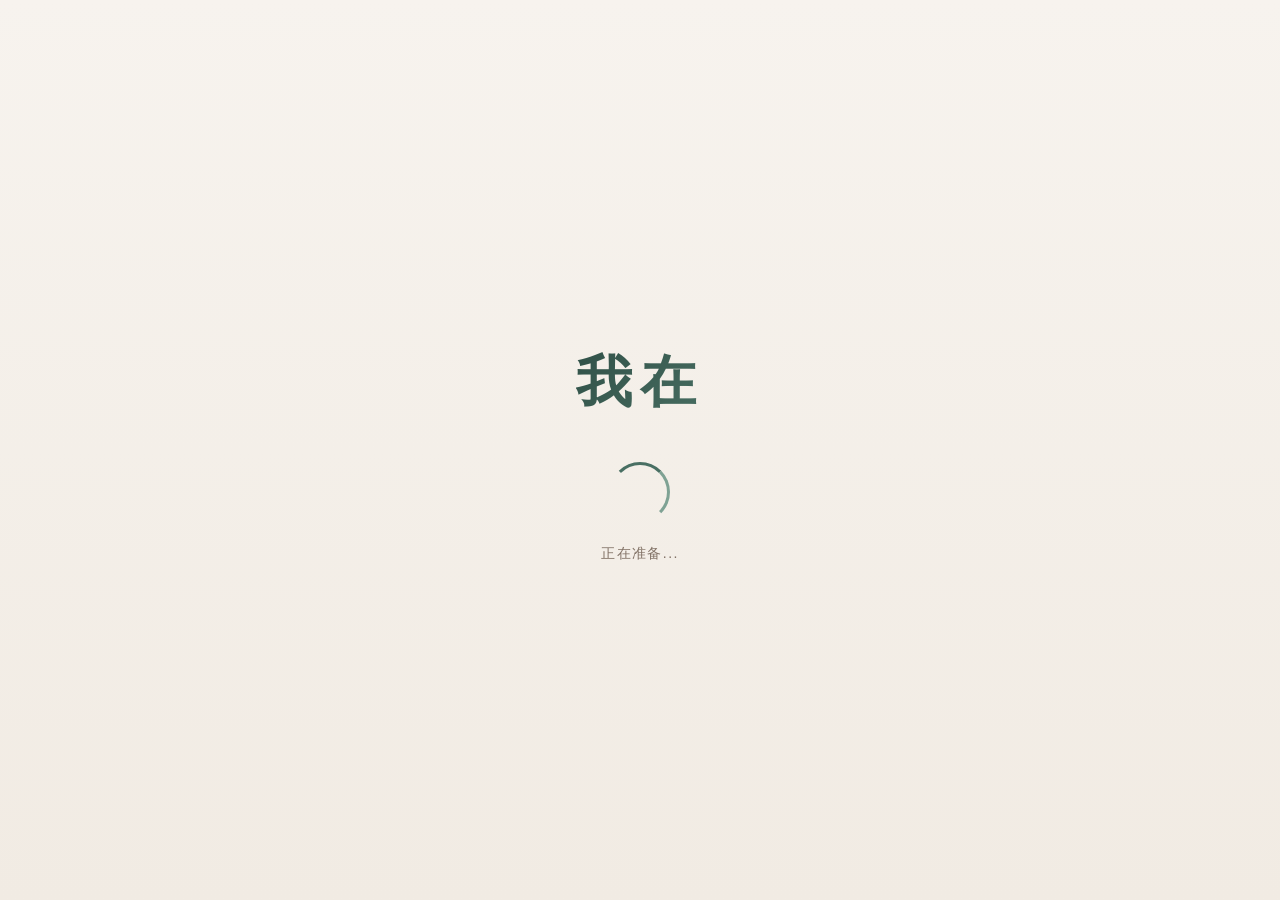
<file: index.html>
<!DOCTYPE html>
<html lang="zh-CN">
<head>
    <meta charset="UTF-8">
    <meta name="viewport" content="width=device-width, initial-scale=1.0, maximum-scale=1.0, user-scalable=no, viewport-fit=cover">
    <meta name="theme-color" content="#496f63">
    <meta name="apple-mobile-web-app-capable" content="yes">
    <meta name="apple-mobile-web-app-status-bar-style" content="default">
    <meta name="apple-mobile-web-app-title" content="我在">
    <meta name="description" content="智能语音助手 - 随时随地，我一直都在。专为出境旅行者打造的双向语音翻译工具。">
    <meta name="format-detection" content="telephone=no">

    <title>我在 - 智能语音助手</title>

    <link rel="preconnect" href="https://fonts.googleapis.com">
    <link rel="preconnect" href="https://fonts.gstatic.com" crossorigin>
    <link rel="stylesheet" href="css/style.css">
</head>
<body>
    <div id="app">
        <!-- 加载动画 -->
        <div id="loading-screen" class="loading-screen">
            <div class="loading-content">
                <div class="loading-logo">我在</div>
                <div class="loading-spinner">
                    <div class="loading-ring"></div>
                </div>
                <p class="loading-text">正在准备...</p>
            </div>
        </div>

        <!-- 页面1: 首页 -->
        <section id="page-home" class="page active" role="main" aria-label="首页">
            <header class="home-header">
                <div class="brand">
                    <div class="brand-badge">智能语音助手</div>
                    <h1 class="app-name">我在</h1>
                    <p class="tagline">随时随地，我一直都在。</p>
                </div>
            </header>

            <main class="main-content">
                <div class="record-area">
                    <button id="record-btn" class="record-circle" aria-label="开始语音输入">
                        <div class="circle-inner">
                            <span class="mic-icon" aria-hidden="true">说</span>
                            <span class="btn-text">点我说话</span>
                        </div>
                        <div class="ripple" aria-hidden="true"></div>
                        <div class="ripple ripple-delay" aria-hidden="true"></div>
                    </button>
                    <div class="phrase-flow">
                        <p class="record-tip-main">您用中文说，我替您说给对方听。</p>
                        <p class="example-inline-title">比如</p>
                        <div class="example-mini-grid">
                            <button class="example-chip" type="button" data-text="洗手间在哪里" aria-label="示例：洗手间在哪里">洗手间在哪里</button>
                            <button class="example-chip" type="button" data-text="这个多少钱" aria-label="示例：这个多少钱">这个多少钱</button>
                            <button class="example-chip" type="button" data-text="怎么办理托运" aria-label="示例：怎么办理托运">怎么办理托运</button>
                        </div>
                    </div>
                </div>
            </main>

            <footer class="bottom-bar" role="toolbar" aria-label="功能栏">
                <button class="bottom-btn emergency" id="emergency-btn" aria-label="紧急求助">
                    <span class="btn-icon text-icon" aria-hidden="true">SOS</span>
                    <span class="btn-label">紧急求助</span>
                </button>
                <button class="bottom-btn language" id="language-btn" aria-label="选择语言">
                    <span class="btn-icon text-icon" aria-hidden="true">语</span>
                    <span class="btn-label" id="current-lang">当前语言：英语</span>
                </button>
                <button class="bottom-btn auto-play active" id="auto-play-btn" aria-label="自动语音播放已开启">
                    <span class="btn-icon sound-icon" aria-hidden="true">
                        <span></span><span></span><span></span>
                    </span>
                    <span class="btn-label" id="auto-play-status">自动语音已开启</span>
                </button>
            </footer>
        </section>

        <!-- 页面1.5: 开始识别引导 -->
        <section id="page-ready" class="page" role="dialog" aria-label="准备录音" aria-hidden="true">
            <button class="page-back" type="button" aria-label="返回首页">
                <span class="back-arrow" aria-hidden="true">‹</span>
                <span>返回</span>
            </button>
            <div class="ready-container">
                <div class="ready-icon" aria-hidden="true">说</div>
                <h2 class="ready-title">准备好了就开始说</h2>
                <p class="ready-desc">请对着手机说中文，我会一边听一边显示出来。</p>
                <button id="start-listening-btn" class="big-primary-btn">
                    <span class="btn-icon-mic" aria-hidden="true">🎤</span>
                    <span>开始说话</span>
                </button>
                <button id="cancel-ready-btn" class="quiet-btn">先不说了</button>
            </div>
        </section>

        <!-- 微信浏览器提示 -->
        <section id="page-browser-guide" class="page" role="alert" aria-label="浏览器提示" aria-hidden="true">
            <button class="page-back" type="button" aria-label="返回首页">
                <span class="back-arrow" aria-hidden="true">‹</span>
                <span>返回</span>
            </button>
            <div class="ready-container">
                <div class="ready-icon browser-icon" aria-hidden="true">⚠️</div>
                <h2 class="ready-title">请用系统浏览器打开</h2>
                <p class="ready-desc">微信里可能听不到声音。点右上角"⋯"选择"在浏览器打开"，会更稳定。</p>
                <button id="back-home-btn" class="big-primary-btn">
                    <span>我知道了</span>
                </button>
            </div>
        </section>

        <!-- 页面2: 录音中 -->
        <section id="page-listening" class="page" role="status" aria-label="正在录音" aria-hidden="true">
            <button class="page-back" type="button" aria-label="返回首页">
                <span class="back-arrow" aria-hidden="true">‹</span>
                <span>返回</span>
            </button>
            <div class="listening-container">
                <div class="listening-animation" aria-hidden="true">
                    <div class="wave-ring"></div>
                    <div class="wave-ring wave-delay"></div>
                    <div class="listening-pulse"></div>
                    <div class="listening-icon">听</div>
                </div>
                <p class="listening-text">手机正在听您说话</p>
                <div class="transcript-box" role="log" aria-live="polite" aria-label="语音识别结果">
                    <p id="transcript-placeholder">您说的话会显示在这里</p>
                    <p id="transcript-text" class="transcript-active"></p>
                    <div class="voice-visualizer" aria-hidden="true">
                        <span></span><span></span><span></span><span></span><span></span>
                    </div>
                </div>
                <button id="finish-speaking-btn" class="big-primary-btn finish-btn">
                    <span>我说完了</span>
                </button>
                <p class="listening-hint">如果没显示出来，请靠近手机再说一遍</p>
            </div>
        </section>

        <!-- 页面2.5: 识别失败 -->
        <section id="page-retry" class="page" role="alert" aria-label="识别失败" aria-hidden="true">
            <button class="page-back" type="button" aria-label="返回首页">
                <span class="back-arrow" aria-hidden="true">‹</span>
                <span>返回</span>
            </button>
            <div class="ready-container">
                <div class="ready-icon retry-icon" aria-hidden="true">🔄</div>
                <h2 class="ready-title">刚才没有听清</h2>
                <p id="retry-message" class="ready-desc">请靠近手机，再慢一点说。</p>
                <button id="retry-record-btn" class="big-primary-btn">
                    <span class="btn-icon-retry" aria-hidden="true">🎤</span>
                    <span>重新说</span>
                </button>
                <div class="fallback-input-area">
                    <p class="fallback-title">着急时也可以直接打字</p>
                    <textarea
                        id="fallback-text"
                        class="fallback-textarea"
                        rows="3"
                        placeholder="例如：厕所"
                        aria-label="手动输入文字"
                        maxlength="100"
                    ></textarea>
                    <button id="fallback-translate-btn" class="secondary-wide-btn">
                        <span>替我说这句</span>
                    </button>
                </div>
            </div>
        </section>

        <!-- 页面3: 处理中 -->
        <section id="page-processing" class="page" role="status" aria-label="正在处理" aria-hidden="true">
            <button class="page-back" type="button" aria-label="返回首页">
                <span class="back-arrow" aria-hidden="true">‹</span>
                <span>返回</span>
            </button>
            <div class="processing-container">
                <div class="processing-spinner" aria-hidden="true">
                    <div class="spinner-circle"></div>
                    <div class="spinner-glow"></div>
                    <div class="spinner-center">说</div>
                </div>
                <p class="processing-text">正在帮您整理表达…</p>
                <div class="processing-detail">
                    <span id="process-step">语义整理中</span>
                    <div class="progress-dots" aria-hidden="true">
                        <span></span><span></span><span></span>
                    </div>
                </div>
                <p id="network-hint" class="network-hint"></p>
            </div>
        </section>

        <!-- 页面4: 结果页 -->
        <section id="page-result" class="page" role="region" aria-label="翻译结果" aria-hidden="true">
            <button class="page-back" type="button" aria-label="返回首页">
                <span class="back-arrow" aria-hidden="true">‹</span>
                <span>返回</span>
            </button>
            <div class="result-container">
                <div class="lang-badge">
                    <span id="result-flag" aria-hidden="true">🇺🇸</span>
                    <span id="result-lang">英语</span>
                </div>

                <div class="translation-display" role="main">
                    <p id="translation-result"></p>
                </div>
                <p id="result-note" class="result-note"></p>

                <div class="playing-indicator" id="playing-indicator" role="status" aria-live="polite">
                    <span class="sound-wave" aria-hidden="true">
                        <span></span><span></span><span></span><span></span><span></span>
                    </span>
                    <span id="playback-status">准备好替您说给对方听</span>
                </div>

                <div class="result-actions" role="group" aria-label="操作按钮">
                    <button class="action-btn secondary" id="show-original-btn" aria-label="查看原句">
                        <span class="action-icon" aria-hidden="true">原</span>
                        <span class="action-text">查看原句</span>
                    </button>
                    <button class="action-btn secondary" id="replay-btn" aria-label="重新播放">
                        <span class="action-icon" aria-hidden="true">播</span>
                        <span class="action-text">再播放一次</span>
                    </button>
                    <button class="action-btn primary" id="speak-again-btn" aria-label="重新录音">
                        <span class="action-icon" aria-hidden="true">再</span>
                        <span class="action-text">重新说</span>
                    </button>
                </div>
                <button class="reverse-entry-btn" id="reverse-listen-btn" aria-label="听对方说话">
                    <span class="reverse-icon" aria-hidden="true">听</span>
                    <span class="reverse-text">对方说话，我帮您听</span>
                </button>
            </div>
        </section>

        <!-- 页面5: 听对方说话 -->
        <section id="page-hearing" class="page" role="status" aria-label="听对方说话" aria-hidden="true">
            <button class="page-back" type="button" aria-label="返回首页">
                <span class="back-arrow" aria-hidden="true">‹</span>
                <span>返回</span>
            </button>
            <div class="listening-container">
                <div class="listening-animation" aria-hidden="true">
                    <div class="wave-ring"></div>
                    <div class="wave-ring wave-delay"></div>
                    <div class="listening-pulse"></div>
                    <div class="listening-icon">听</div>
                </div>
                <p class="listening-text">请让对方说话</p>
                <div class="transcript-box" role="log" aria-live="polite" aria-label="对方语音识别结果">
                    <p id="foreign-transcript-placeholder">对方说的话会显示在这里</p>
                    <p id="foreign-transcript-text" class="transcript-active"></p>
                    <div class="voice-visualizer foreign" aria-hidden="true">
                        <span></span><span></span><span></span><span></span><span></span>
                    </div>
                </div>
                <button id="finish-hearing-btn" class="big-primary-btn finish-btn">
                    <span>我听完了</span>
                </button>
                <p class="listening-hint">我会帮您听懂，并用中文说出来</p>
            </div>
        </section>

        <!-- 页面6: 对方意思 -->
        <section id="page-hearing-result" class="page" role="region" aria-label="对方说话的意思" aria-hidden="true">
            <button class="page-back" type="button" aria-label="返回首页">
                <span class="back-arrow" aria-hidden="true">‹</span>
                <span>返回</span>
            </button>
            <div class="result-container">
                <div class="lang-badge">
                    <span aria-hidden="true">🇨🇳</span>
                    <span>中文意思</span>
                </div>
                <div class="translation-display" role="main">
                    <p id="hearing-result-text"></p>
                </div>
                <p id="hearing-note" class="result-note"></p>
                <div class="playing-indicator show" id="hearing-playing-indicator" role="status" aria-live="polite">
                    <span class="sound-wave" aria-hidden="true">
                        <span></span><span></span><span></span><span></span><span></span>
                    </span>
                    <span id="hearing-playback-status">正在帮您读出来</span>
                </div>
                <div class="result-actions" role="group" aria-label="操作按钮">
                    <button class="action-btn secondary" id="show-foreign-btn" aria-label="查看外语原句">
                        <span class="action-icon" aria-hidden="true">原</span>
                        <span class="action-text">查看原句</span>
                    </button>
                    <button class="action-btn secondary" id="replay-hearing-btn" aria-label="重新播放中文">
                        <span class="action-icon" aria-hidden="true">播</span>
                        <span class="action-text">再听一遍中文</span>
                    </button>
                    <button class="action-btn primary" id="hear-again-btn" aria-label="继续听">
                        <span class="action-icon" aria-hidden="true">听</span>
                        <span class="action-text">继续听对方说</span>
                    </button>
                </div>
            </div>
        </section>

        <!-- 中文原话弹窗 -->
        <div id="original-modal" class="modal" role="dialog" aria-modal="true" aria-label="中文原话" aria-hidden="true">
            <div class="modal-overlay"></div>
            <div class="modal-content">
                <div class="modal-header">
                    <h3>中文原话</h3>
                    <button class="close-btn" id="close-modal" aria-label="关闭弹窗">✕</button>
                </div>
                <div class="modal-body">
                    <div class="original-section">
                        <p class="section-title">您说的是：</p>
                        <p id="original-text" class="text-content"></p>
                    </div>
                    <div class="optimized-section">
                        <p class="section-title">优化为：</p>
                        <p id="optimized-text" class="text-content"></p>
                    </div>
                </div>
            </div>
        </div>

        <!-- 对方原话弹窗 -->
        <div id="foreign-modal" class="modal" role="dialog" aria-modal="true" aria-label="对方原话" aria-hidden="true">
            <div class="modal-overlay"></div>
            <div class="modal-content">
                <div class="modal-header">
                    <h3>对方刚才说的是</h3>
                    <button class="close-btn" id="close-foreign-modal" aria-label="关闭弹窗">✕</button>
                </div>
                <div class="modal-body">
                    <div class="original-section">
                        <p class="section-title">听到的原话：</p>
                        <p id="foreign-original-text" class="text-content"></p>
                    </div>
                </div>
            </div>
        </div>

        <!-- 语言选择弹窗 -->
        <div id="lang-modal" class="modal" role="dialog" aria-modal="true" aria-label="选择语言" aria-hidden="true">
            <div class="modal-overlay"></div>
            <div class="modal-content">
                <div class="modal-header">
                    <h3>选择目标语言</h3>
                    <button class="close-btn" id="close-lang-modal" aria-label="关闭弹窗">✕</button>
                </div>
                <div class="modal-body">
                    <div class="lang-list" id="lang-list" role="listbox" aria-label="语言列表">
                        <!-- 语言列表由JS生成 -->
                    </div>
                </div>
            </div>
        </div>

        <!-- 紧急求助弹窗 -->
        <div id="emergency-modal" class="modal emergency-modal" role="alertdialog" aria-modal="true" aria-label="紧急求助" aria-hidden="true">
            <div class="modal-overlay"></div>
            <div class="modal-content">
                <div class="modal-header emergency-header">
                    <div class="emergency-title">
                        <span class="emergency-icon-header" aria-hidden="true">🚨</span>
                        <h3>紧急求助</h3>
                    </div>
                    <button class="close-btn" id="close-emergency-modal" aria-label="关闭弹窗">✕</button>
                </div>
                <div class="modal-body">
                    <p class="emergency-desc">选择您需要的帮助，我会立即替您说清楚：</p>
                    <div class="emergency-options" role="group" aria-label="紧急选项">
                        <button class="emergency-btn" data-text="我迷路了，请帮我联系我的家人" aria-label="我迷路了">
                            <span class="emergency-icon" aria-hidden="true">🚶</span>
                            <span>我迷路了</span>
                        </button>
                        <button class="emergency-btn" data-text="我身体不适，需要看医生" aria-label="身体不适">
                            <span class="emergency-icon" aria-hidden="true">🏥</span>
                            <span>身体不适</span>
                        </button>
                        <button class="emergency-btn" data-text="请帮我报警，我需要帮助" aria-label="需要帮助">
                            <span class="emergency-icon" aria-hidden="true">🚔</span>
                            <span>需要帮助</span>
                        </button>
                        <button class="emergency-btn" data-text="我的东西丢了，请帮我找找" aria-label="物品丢失">
                            <span class="emergency-icon" aria-hidden="true">📱</span>
                            <span>物品丢失</span>
                        </button>
                    </div>
                </div>
            </div>
        </div>
    </div>

    <script src="js/app.js"></script>
</body>
</html>
</file>
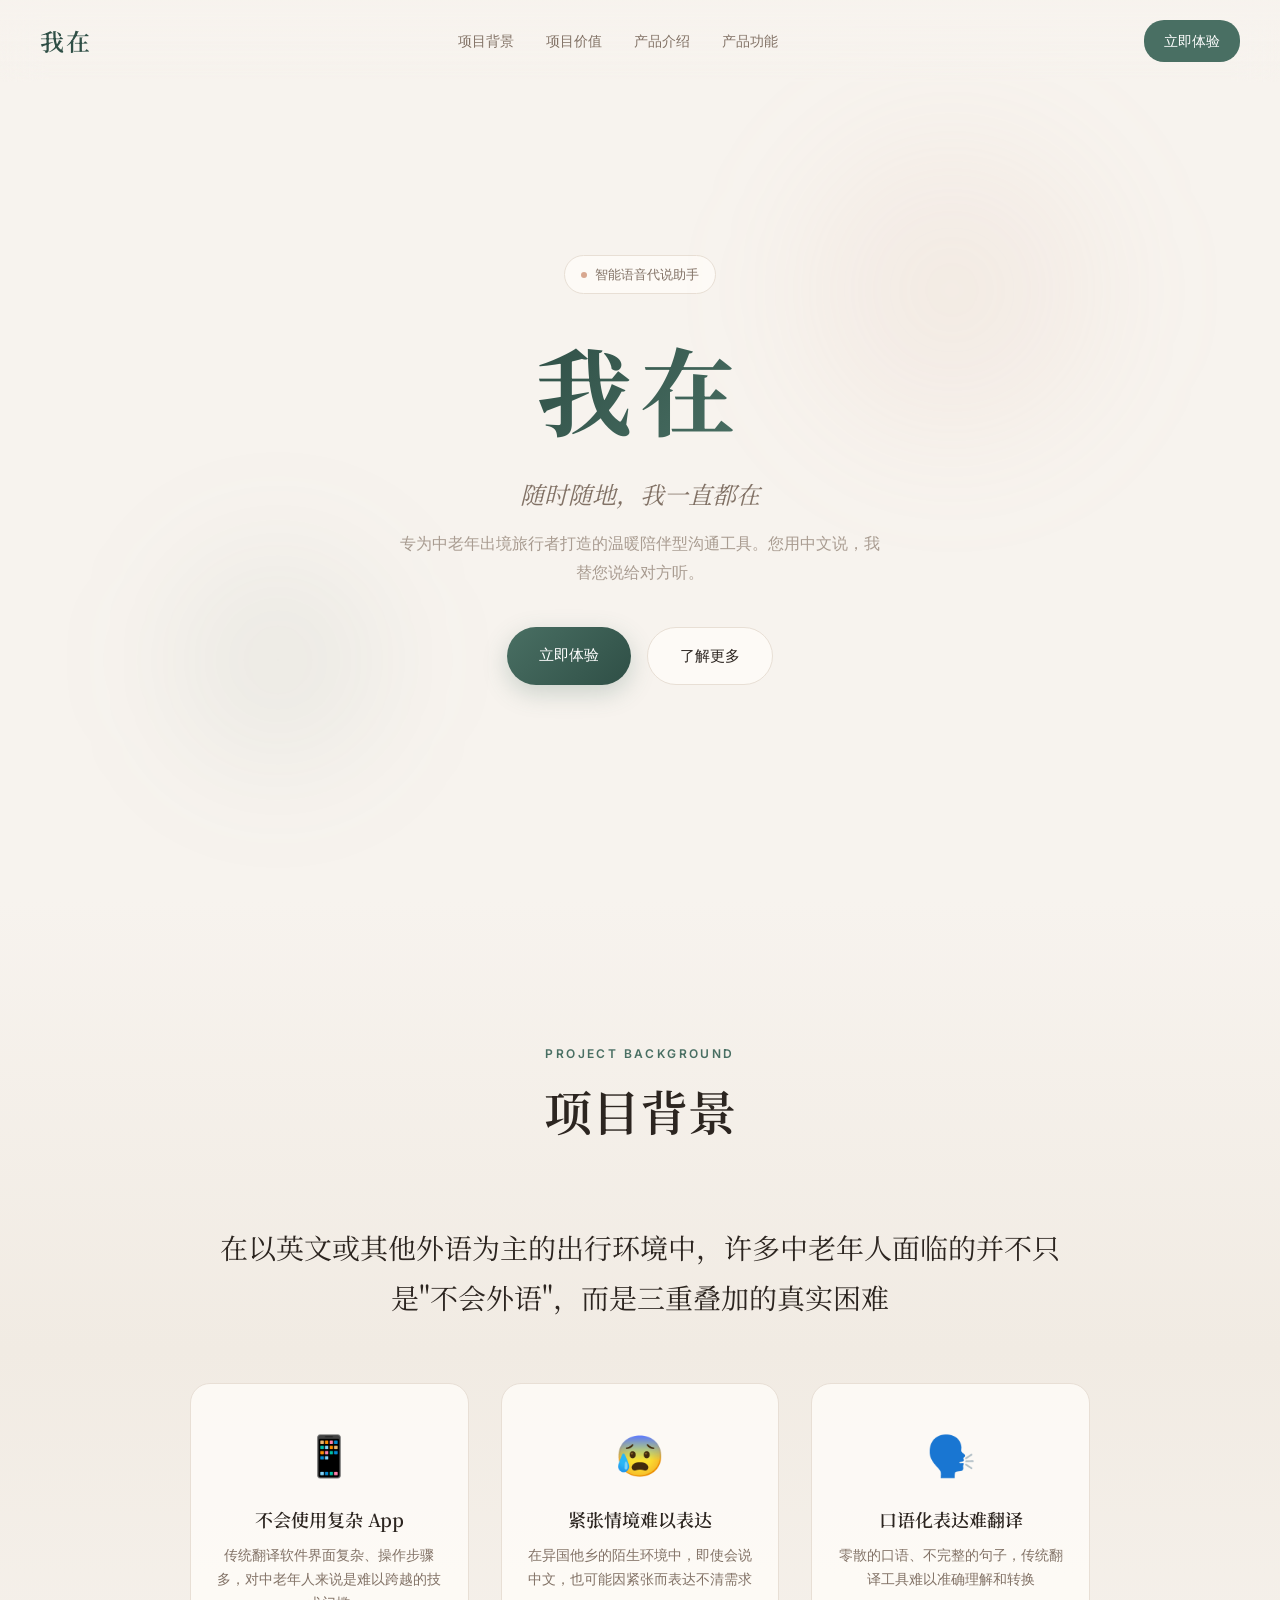
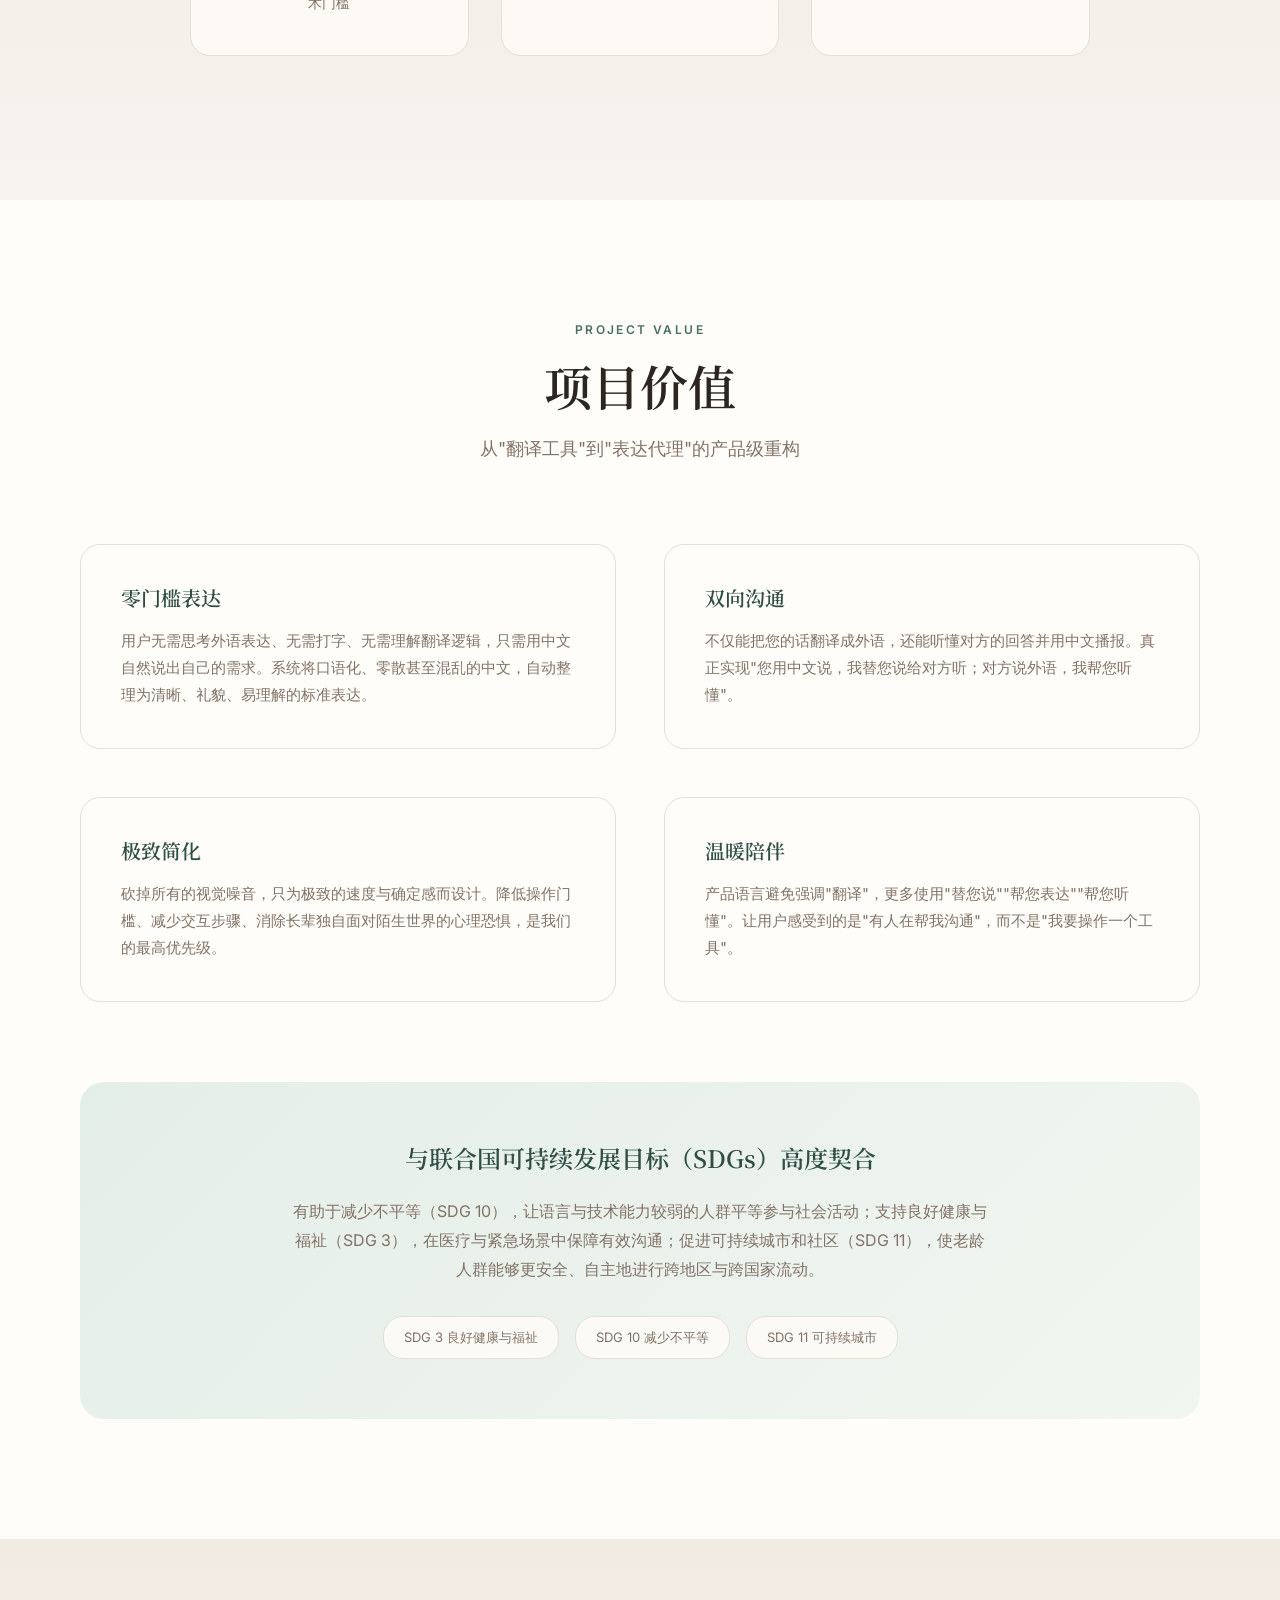
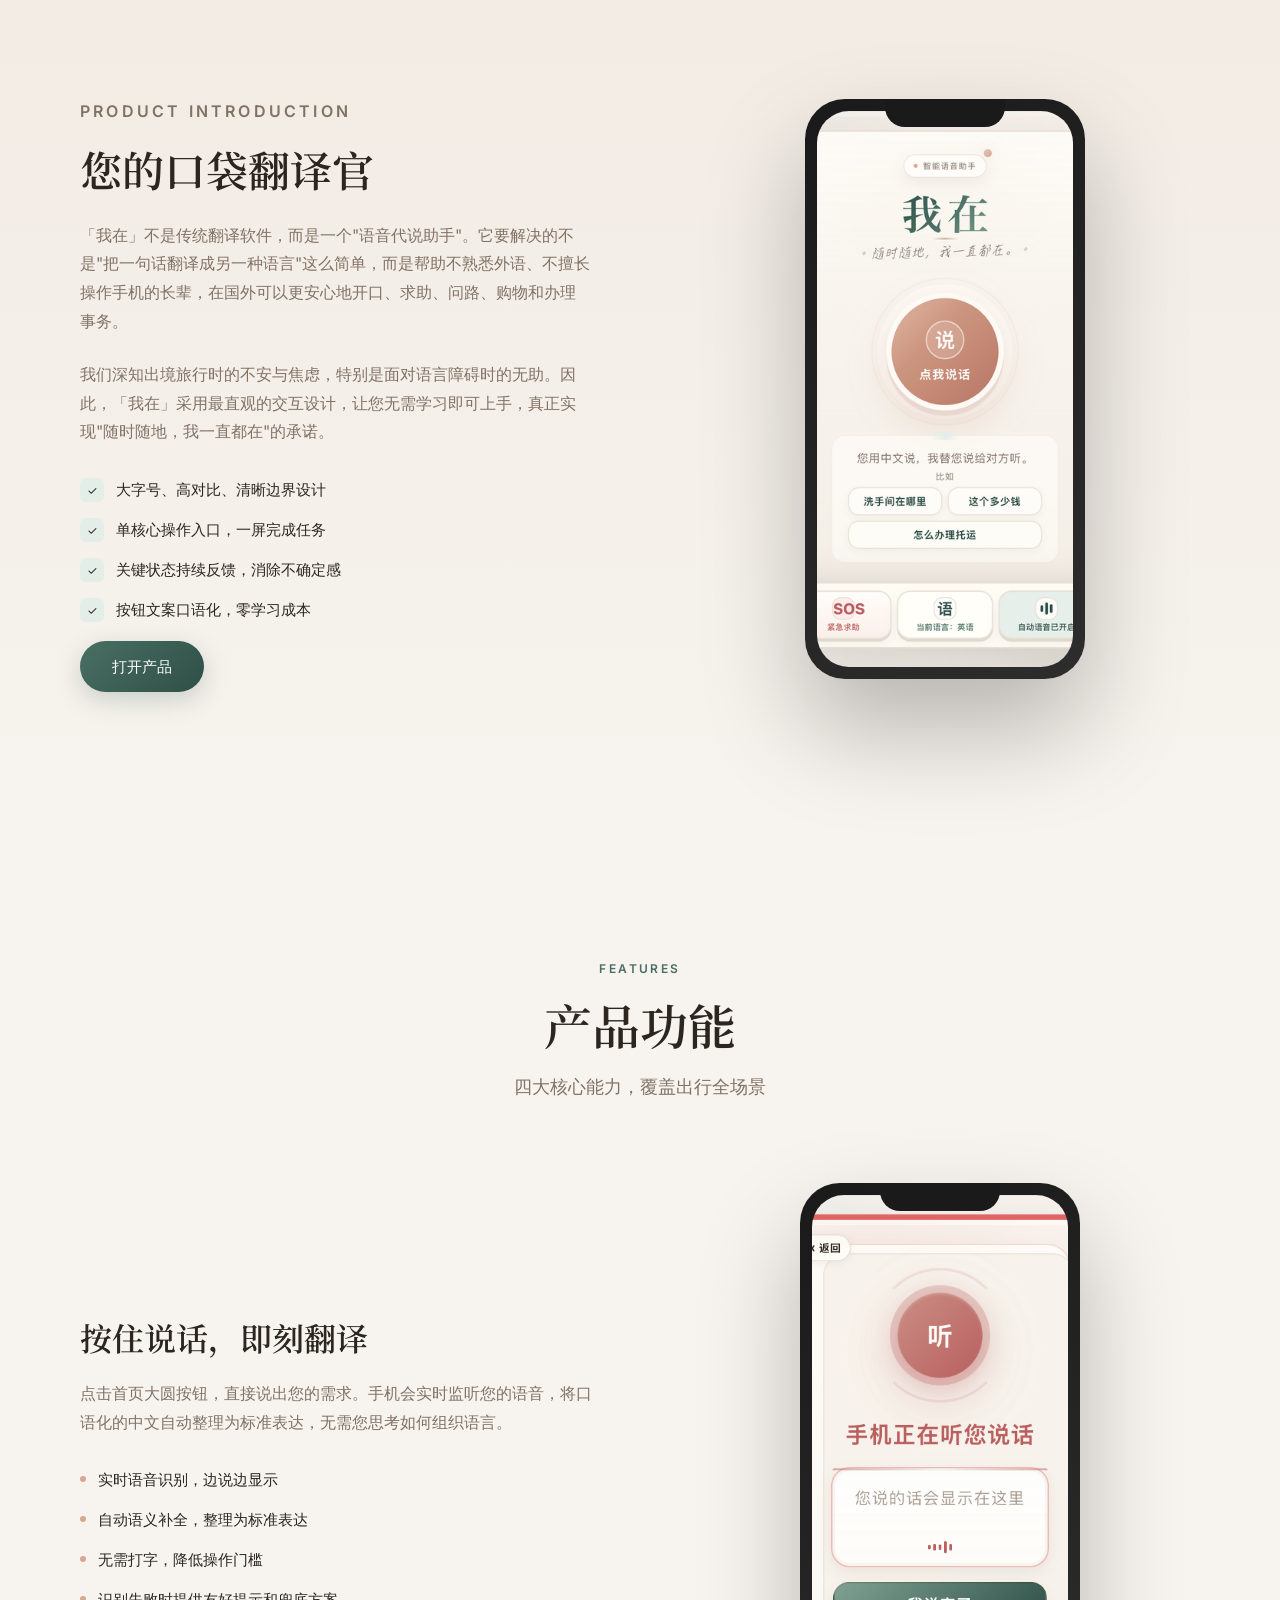
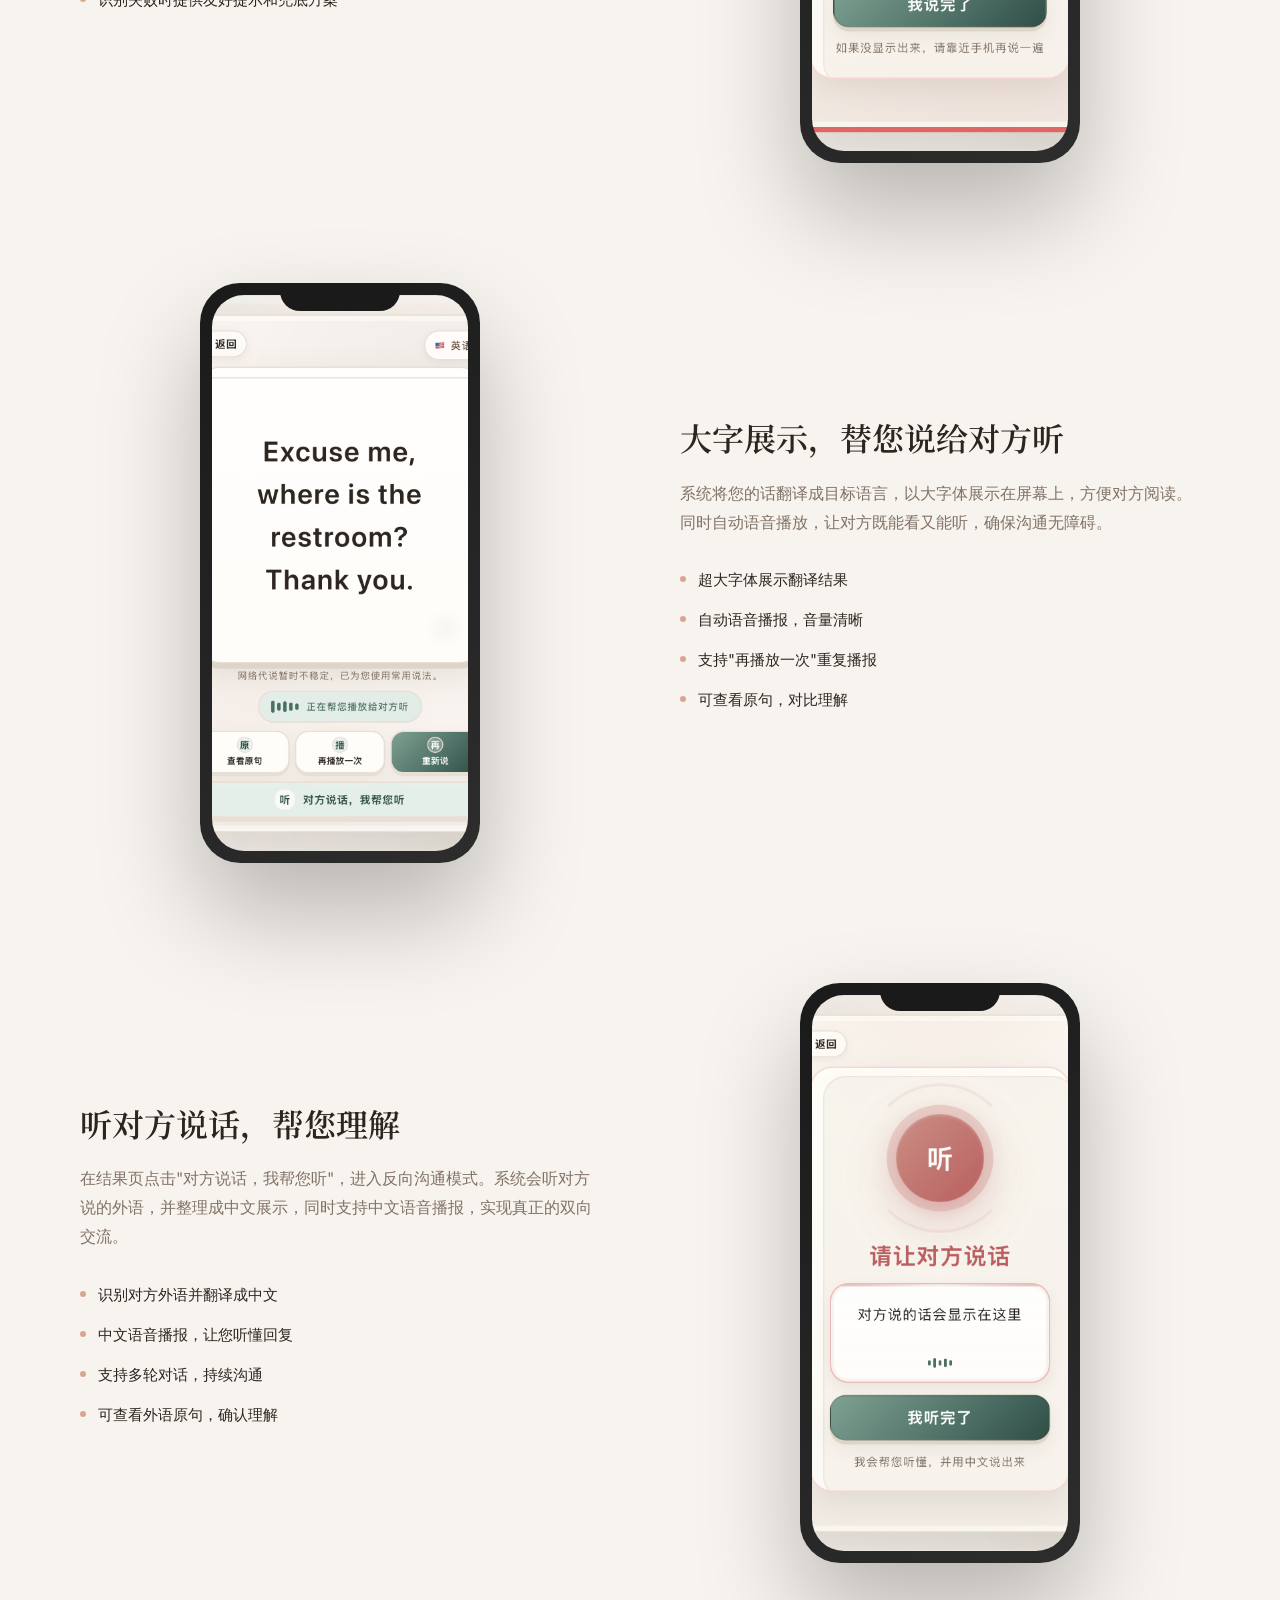
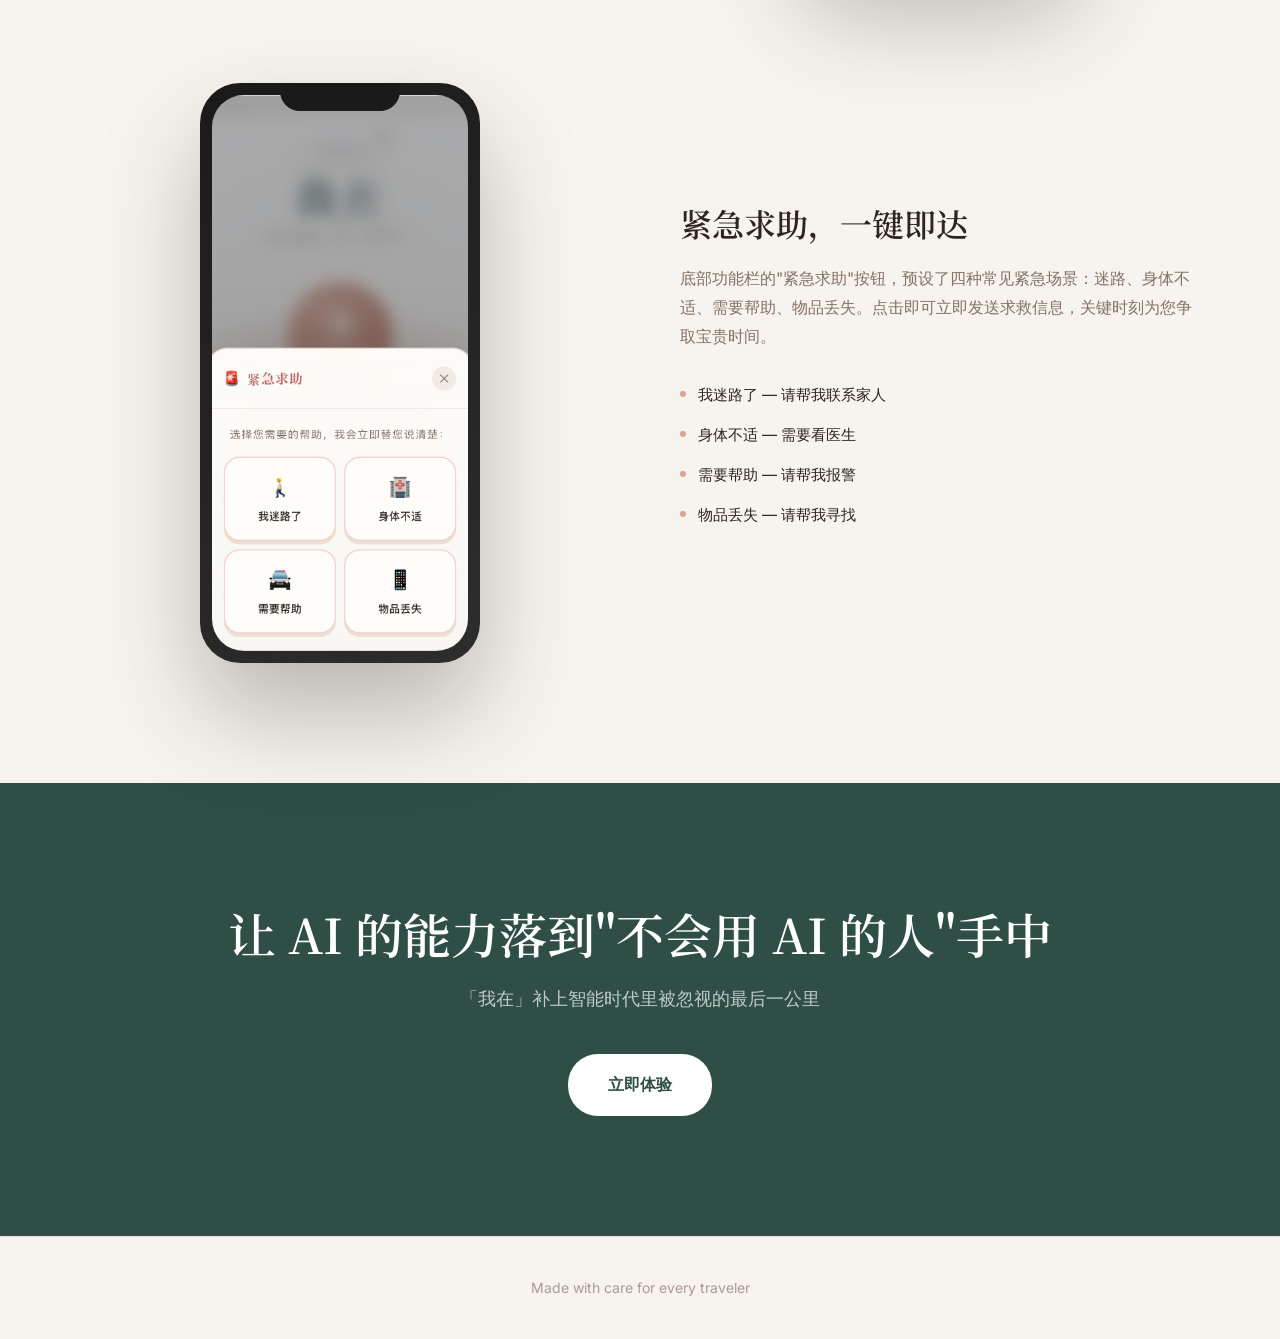
<file: intro.html>
<!DOCTYPE html>
<html lang="zh-CN">
<head>
    <meta charset="UTF-8">
    <meta name="viewport" content="width=device-width, initial-scale=1.0">
    <meta name="theme-color" content="#496f63">
    <title>我在 - 智能语音代说助手</title>
    <link rel="preconnect" href="https://fonts.googleapis.com">
    <link rel="preconnect" href="https://fonts.gstatic.com" crossorigin>
    <link href="https://fonts.googleapis.com/css2?family=Noto+Serif+SC:wght@400;500;600;700&family=Inter:wght@300;400;500;600&display=swap" rel="stylesheet">
    <style>
        :root {
            --canvas: #f7f3ee;
            --paper: #fffdf9;
            --paper-warm: #f1ebe3;
            --primary: #496f63;
            --primary-light: #7fa294;
            --primary-dark: #2f4f46;
            --primary-soft: #e4eee8;
            --chestnut: #6a5648;
            --voice-start: #d8a78f;
            --voice-end: #b87765;
            --accent: #c7b8a5;
            --emergency: #b95f5f;
            --text-primary: #2c2520;
            --text-secondary: #827266;
            --text-tertiary: #a99c91;
            --border: #e8dfd5;
        }

        * {
            margin: 0;
            padding: 0;
            box-sizing: border-box;
        }

        html {
            scroll-behavior: smooth;
        }

        body {
            font-family: 'Inter', -apple-system, BlinkMacSystemFont, sans-serif;
            background: var(--canvas);
            color: var(--text-primary);
            line-height: 1.6;
            overflow-x: hidden;
        }

        /* Typography */
        h1, h2, h3 {
            font-family: 'Noto Serif SC', serif;
            font-weight: 600;
            line-height: 1.3;
        }

        /* Navigation */
        .nav {
            position: fixed;
            top: 0;
            left: 0;
            right: 0;
            z-index: 1000;
            padding: 20px 40px;
            display: flex;
            justify-content: space-between;
            align-items: center;
            background: linear-gradient(180deg, rgba(247, 243, 238, 0.95) 0%, transparent 100%);
            backdrop-filter: blur(20px);
        }

        .nav-logo {
            font-family: 'Noto Serif SC', serif;
            font-size: 24px;
            font-weight: 600;
            color: var(--primary-dark);
            letter-spacing: 0.1em;
        }

        .nav-links {
            display: flex;
            gap: 32px;
        }

        .nav-links a {
            text-decoration: none;
            color: var(--text-secondary);
            font-size: 14px;
            font-weight: 500;
            transition: color 0.3s ease;
        }

        .nav-links a:hover {
            color: var(--primary);
        }

        .nav-cta {
            padding: 10px 20px;
            background: var(--primary);
            color: white;
            border-radius: 20px;
            text-decoration: none;
            font-size: 14px;
            font-weight: 500;
            transition: all 0.3s ease;
        }

        .nav-cta:hover {
            background: var(--primary-dark);
            transform: translateY(-1px);
        }

        /* Hero Section */
        .hero {
            min-height: 100vh;
            display: flex;
            flex-direction: column;
            justify-content: center;
            align-items: center;
            text-align: center;
            padding: 120px 40px 80px;
            position: relative;
            overflow: hidden;
        }

        .hero::before {
            content: '';
            position: absolute;
            top: 10%;
            right: 10%;
            width: 400px;
            height: 400px;
            background: radial-gradient(circle, rgba(216, 167, 143, 0.15) 0%, transparent 70%);
            filter: blur(60px);
            animation: float 8s ease-in-out infinite;
        }

        .hero::after {
            content: '';
            position: absolute;
            bottom: 10%;
            left: 10%;
            width: 300px;
            height: 300px;
            background: radial-gradient(circle, rgba(73, 111, 99, 0.1) 0%, transparent 70%);
            filter: blur(60px);
            animation: float 8s ease-in-out infinite reverse;
        }

        @keyframes float {
            0%, 100% { transform: translate(0, 0); }
            50% { transform: translate(30px, -30px); }
        }

        .hero-badge {
            display: inline-flex;
            align-items: center;
            gap: 8px;
            padding: 8px 16px;
            background: rgba(255, 253, 249, 0.8);
            border: 1px solid var(--border);
            border-radius: 20px;
            font-size: 13px;
            color: var(--text-secondary);
            margin-bottom: 32px;
        }

        .hero-badge::before {
            content: '';
            width: 6px;
            height: 6px;
            border-radius: 50%;
            background: var(--voice-start);
            animation: pulse 2s infinite;
        }

        @keyframes pulse {
            0%, 100% { opacity: 1; }
            50% { opacity: 0.5; }
        }

        .hero-title {
            font-size: clamp(48px, 8vw, 96px);
            font-weight: 700;
            background: linear-gradient(135deg, var(--primary-dark) 0%, var(--primary) 100%);
            -webkit-background-clip: text;
            -webkit-text-fill-color: transparent;
            background-clip: text;
            margin-bottom: 24px;
            letter-spacing: 0.08em;
        }

        .hero-subtitle {
            font-family: 'Noto Serif SC', serif;
            font-size: clamp(18px, 2.5vw, 24px);
            color: var(--text-secondary);
            margin-bottom: 16px;
            font-style: italic;
        }

        .hero-desc {
            max-width: 480px;
            font-size: 16px;
            color: var(--text-tertiary);
            line-height: 1.8;
            margin-bottom: 40px;
        }

        .hero-cta {
            display: flex;
            gap: 16px;
        }

        .btn-primary {
            padding: 16px 32px;
            background: linear-gradient(135deg, var(--primary) 0%, var(--primary-dark) 100%);
            color: white;
            border-radius: 30px;
            text-decoration: none;
            font-size: 15px;
            font-weight: 500;
            transition: all 0.3s ease;
            box-shadow: 0 8px 24px rgba(73, 111, 99, 0.25);
        }

        .btn-primary:hover {
            transform: translateY(-2px);
            box-shadow: 0 12px 32px rgba(73, 111, 99, 0.35);
        }

        .btn-secondary {
            padding: 16px 32px;
            background: rgba(255, 253, 249, 0.8);
            color: var(--text-primary);
            border: 1px solid var(--border);
            border-radius: 30px;
            text-decoration: none;
            font-size: 15px;
            font-weight: 500;
            transition: all 0.3s ease;
        }

        .btn-secondary:hover {
            background: white;
            border-color: var(--primary-light);
        }

        /* Section Styles */
        .section {
            padding: 120px 40px;
            max-width: 1200px;
            margin: 0 auto;
        }

        .section-header {
            text-align: center;
            margin-bottom: 80px;
        }

        .section-label {
            font-size: 12px;
            font-weight: 600;
            letter-spacing: 0.2em;
            text-transform: uppercase;
            color: var(--primary);
            margin-bottom: 16px;
        }

        .section-title {
            font-size: clamp(32px, 5vw, 48px);
            color: var(--text-primary);
            margin-bottom: 16px;
        }

        .section-subtitle {
            font-size: 18px;
            color: var(--text-secondary);
            max-width: 600px;
            margin: 0 auto;
            line-height: 1.7;
        }

        /* Background Section - Single Page */
        .background-section {
            background: linear-gradient(180deg, var(--canvas) 0%, var(--paper-warm) 50%, var(--canvas) 100%);
            min-height: 100vh;
            display: flex;
            align-items: center;
        }

        .background-content {
            max-width: 900px;
            margin: 0 auto;
            text-align: center;
        }

        .background-lead {
            font-family: 'Noto Serif SC', serif;
            font-size: clamp(20px, 3vw, 28px);
            line-height: 1.8;
            color: var(--text-primary);
            margin-bottom: 60px;
        }

        .background-cards {
            display: grid;
            grid-template-columns: repeat(3, 1fr);
            gap: 32px;
        }

        .background-card {
            background: rgba(255, 253, 249, 0.8);
            border: 1px solid var(--border);
            border-radius: 20px;
            padding: 40px 24px;
            text-align: center;
            transition: all 0.4s ease;
        }

        .background-card:hover {
            transform: translateY(-8px);
            box-shadow: 0 20px 40px rgba(80, 63, 48, 0.1);
        }

        .background-card-icon {
            font-size: 40px;
            margin-bottom: 20px;
        }

        .background-card h3 {
            font-size: 18px;
            color: var(--text-primary);
            margin-bottom: 12px;
            font-weight: 600;
        }

        .background-card p {
            font-size: 14px;
            color: var(--text-secondary);
            line-height: 1.7;
        }

        /* Value Section */
        .value-section {
            background: var(--paper);
        }

        .value-grid {
            display: grid;
            grid-template-columns: repeat(2, 1fr);
            gap: 48px;
        }

        .value-card {
            padding: 40px;
            background: rgba(255, 253, 249, 0.5);
            border: 1px solid var(--border);
            border-radius: 20px;
            transition: all 0.3s ease;
        }

        .value-card:hover {
            background: white;
            box-shadow: 0 12px 32px rgba(80, 63, 48, 0.08);
        }

        .value-card h3 {
            font-size: 20px;
            color: var(--primary-dark);
            margin-bottom: 16px;
        }

        .value-card p {
            font-size: 15px;
            color: var(--text-secondary);
            line-height: 1.8;
        }

        .value-highlight {
            margin-top: 80px;
            padding: 60px;
            background: linear-gradient(135deg, var(--primary-soft) 0%, rgba(228, 238, 232, 0.5) 100%);
            border-radius: 24px;
            text-align: center;
        }

        .value-highlight h3 {
            font-size: 24px;
            color: var(--primary-dark);
            margin-bottom: 24px;
        }

        .value-highlight p {
            font-size: 16px;
            color: var(--text-secondary);
            line-height: 1.8;
            max-width: 700px;
            margin: 0 auto;
        }

        .sdg-tags {
            display: flex;
            justify-content: center;
            gap: 16px;
            margin-top: 32px;
            flex-wrap: wrap;
        }

        .sdg-tag {
            padding: 10px 20px;
            background: rgba(255, 253, 249, 0.8);
            border: 1px solid var(--border);
            border-radius: 20px;
            font-size: 13px;
            color: var(--text-secondary);
        }

        /* Features Section */
        .features-section {
            background: var(--canvas);
        }

        .feature-row {
            display: grid;
            grid-template-columns: 1fr 1fr;
            gap: 80px;
            align-items: center;
            margin-bottom: 120px;
        }

        .feature-row:last-child {
            margin-bottom: 0;
        }

        .feature-row.reverse {
            direction: rtl;
        }

        .feature-row.reverse > * {
            direction: ltr;
        }

        .feature-content h3 {
            font-size: 32px;
            color: var(--text-primary);
            margin-bottom: 20px;
        }

        .feature-content > p {
            font-size: 16px;
            color: var(--text-secondary);
            line-height: 1.8;
            margin-bottom: 32px;
        }

        .feature-list {
            list-style: none;
        }

        .feature-list li {
            display: flex;
            align-items: flex-start;
            gap: 12px;
            margin-bottom: 16px;
            font-size: 15px;
            color: var(--text-primary);
        }

        .feature-list li::before {
            content: '';
            width: 6px;
            height: 6px;
            border-radius: 50%;
            background: var(--voice-start);
            margin-top: 8px;
            flex-shrink: 0;
        }

        .feature-visual {
            position: relative;
        }

        .phone-mockup {
            width: 280px;
            height: 580px;
            background: linear-gradient(145deg, #1a1a1a, #2d2d2d);
            border-radius: 40px;
            padding: 12px;
            box-shadow: 0 50px 100px rgba(0, 0, 0, 0.25);
            margin: 0 auto;
            position: relative;
        }

        .phone-screen {
            width: 100%;
            height: 100%;
            background: var(--canvas);
            border-radius: 32px;
            overflow: hidden;
            position: relative;
        }

        .phone-screen img {
            width: 100%;
            height: 100%;
            object-fit: cover;
        }

        .phone-notch {
            position: absolute;
            top: 0;
            left: 50%;
            transform: translateX(-50%);
            width: 120px;
            height: 28px;
            background: #1a1a1a;
            border-radius: 0 0 20px 20px;
            z-index: 10;
        }

        /* Product Intro Section */
        .product-section {
            background: linear-gradient(180deg, var(--paper-warm) 0%, var(--canvas) 100%);
            min-height: 100vh;
            display: flex;
            align-items: center;
        }

        .product-content {
            display: grid;
            grid-template-columns: 1fr 1fr;
            gap: 100px;
            align-items: center;
            max-width: 1200px;
            margin: 0 auto;
            padding: 120px 40px;
        }

        .product-text h2 {
            font-size: 42px;
            color: var(--text-primary);
            margin-bottom: 24px;
        }

        .product-text > p {
            font-size: 16px;
            color: var(--text-secondary);
            line-height: 1.8;
            margin-bottom: 24px;
        }

        .product-features {
            display: flex;
            flex-direction: column;
            gap: 16px;
            margin: 32px 0;
        }

        .product-feature-item {
            display: flex;
            align-items: center;
            gap: 12px;
            font-size: 15px;
            color: var(--text-primary);
        }

        .product-feature-item span:first-child {
            width: 24px;
            height: 24px;
            display: flex;
            align-items: center;
            justify-content: center;
            background: var(--primary-soft);
            border-radius: 6px;
            font-size: 12px;
        }

        /* CTA Section */
        .cta-section {
            background: var(--primary-dark);
            padding: 120px 40px;
            text-align: center;
        }

        .cta-section h2 {
            font-size: clamp(32px, 5vw, 48px);
            color: white;
            margin-bottom: 20px;
        }

        .cta-section p {
            font-size: 18px;
            color: rgba(255, 255, 255, 0.7);
            margin-bottom: 40px;
            max-width: 500px;
            margin-left: auto;
            margin-right: auto;
        }

        .cta-btn {
            display: inline-block;
            padding: 18px 40px;
            background: white;
            color: var(--primary-dark);
            border-radius: 30px;
            text-decoration: none;
            font-size: 16px;
            font-weight: 600;
            transition: all 0.3s ease;
        }

        .cta-btn:hover {
            transform: translateY(-2px);
            box-shadow: 0 12px 32px rgba(0, 0, 0, 0.2);
        }

        /* Footer */
        .footer {
            background: var(--canvas);
            padding: 40px;
            text-align: center;
            border-top: 1px solid var(--border);
        }

        .footer p {
            font-size: 14px;
            color: var(--text-tertiary);
        }

        /* Responsive */
        @media (max-width: 968px) {
            .nav {
                padding: 16px 24px;
            }

            .nav-links {
                display: none;
            }

            .hero {
                padding: 100px 24px 60px;
            }

            .section {
                padding: 80px 24px;
            }

            .background-cards {
                grid-template-columns: 1fr;
            }

            .value-grid {
                grid-template-columns: 1fr;
            }

            .feature-row {
                grid-template-columns: 1fr;
                gap: 48px;
            }

            .feature-row.reverse {
                direction: ltr;
            }

            .product-content {
                grid-template-columns: 1fr;
                gap: 48px;
                padding: 80px 24px;
            }

            .product-visual {
                order: -1;
            }

            .phone-mockup {
                width: 240px;
                height: 500px;
            }

            .hero-cta {
                flex-direction: column;
            }
        }

        /* Animations */
        .fade-in {
            opacity: 0;
            transform: translateY(30px);
            transition: all 0.8s cubic-bezier(0.4, 0, 0.2, 1);
        }

        .fade-in.visible {
            opacity: 1;
            transform: translateY(0);
        }
    </style>
</head>
<body>
    <!-- Navigation -->
    <nav class="nav">
        <div class="nav-logo">我在</div>
        <div class="nav-links">
            <a href="#background">项目背景</a>
            <a href="#value">项目价值</a>
            <a href="#product">产品介绍</a>
            <a href="#features">产品功能</a>
        </div>
        <a href="index.html" class="nav-cta">立即体验</a>
    </nav>

    <!-- Hero Section -->
    <section class="hero">
        <div class="hero-badge">智能语音代说助手</div>
        <h1 class="hero-title">我在</h1>
        <p class="hero-subtitle">随时随地，我一直都在</p>
        <p class="hero-desc">专为中老年出境旅行者打造的温暖陪伴型沟通工具。您用中文说，我替您说给对方听。</p>
        <div class="hero-cta">
            <a href="index.html" class="btn-primary">立即体验</a>
            <a href="#background" class="btn-secondary">了解更多</a>
        </div>
    </section>

    <!-- Background Section -->
    <section class="background-section" id="background">
        <div class="background-content">
            <div class="section-header">
                <p class="section-label">Project Background</p>
                <h2 class="section-title">项目背景</h2>
            </div>
            <p class="background-lead">
                在以英文或其他外语为主的出行环境中，许多中老年人面临的并不只是"不会外语"，而是三重叠加的真实困难
            </p>
            <div class="background-cards">
                <div class="background-card">
                    <div class="background-card-icon">📱</div>
                    <h3>不会使用复杂 App</h3>
                    <p>传统翻译软件界面复杂、操作步骤多，对中老年人来说是难以跨越的技术门槛</p>
                </div>
                <div class="background-card">
                    <div class="background-card-icon">😰</div>
                    <h3>紧张情境难以表达</h3>
                    <p>在异国他乡的陌生环境中，即使会说中文，也可能因紧张而表达不清需求</p>
                </div>
                <div class="background-card">
                    <div class="background-card-icon">🗣️</div>
                    <h3>口语化表达难翻译</h3>
                    <p>零散的口语、不完整的句子，传统翻译工具难以准确理解和转换</p>
                </div>
            </div>
        </div>
    </section>

    <!-- Value Section -->
    <section class="value-section" id="value">
        <div class="section">
            <div class="section-header">
                <p class="section-label">Project Value</p>
                <h2 class="section-title">项目价值</h2>
                <p class="section-subtitle">从"翻译工具"到"表达代理"的产品级重构</p>
            </div>

            <div class="value-grid">
                <div class="value-card">
                    <h3>零门槛表达</h3>
                    <p>用户无需思考外语表达、无需打字、无需理解翻译逻辑，只需用中文自然说出自己的需求。系统将口语化、零散甚至混乱的中文，自动整理为清晰、礼貌、易理解的标准表达。</p>
                </div>
                <div class="value-card">
                    <h3>双向沟通</h3>
                    <p>不仅能把您的话翻译成外语，还能听懂对方的回答并用中文播报。真正实现"您用中文说，我替您说给对方听；对方说外语，我帮您听懂"。</p>
                </div>
                <div class="value-card">
                    <h3>极致简化</h3>
                    <p>砍掉所有的视觉噪音，只为极致的速度与确定感而设计。降低操作门槛、减少交互步骤、消除长辈独自面对陌生世界的心理恐惧，是我们的最高优先级。</p>
                </div>
                <div class="value-card">
                    <h3>温暖陪伴</h3>
                    <p>产品语言避免强调"翻译"，更多使用"替您说""帮您表达""帮您听懂"。让用户感受到的是"有人在帮我沟通"，而不是"我要操作一个工具"。</p>
                </div>
            </div>

            <div class="value-highlight">
                <h3>与联合国可持续发展目标（SDGs）高度契合</h3>
                <p>有助于减少不平等（SDG 10），让语言与技术能力较弱的人群平等参与社会活动；支持良好健康与福祉（SDG 3），在医疗与紧急场景中保障有效沟通；促进可持续城市和社区（SDG 11），使老龄人群能够更安全、自主地进行跨地区与跨国家流动。</p>
                <div class="sdg-tags">
                    <span class="sdg-tag">SDG 3 良好健康与福祉</span>
                    <span class="sdg-tag">SDG 10 减少不平等</span>
                    <span class="sdg-tag">SDG 11 可持续城市</span>
                </div>
            </div>
        </div>
    </section>

    <!-- Product Section -->
    <section class="product-section" id="product">
        <div class="product-content">
            <div class="product-text">
                <p class="section-label" style="text-align: left; margin-bottom: 16px;">Product Introduction</p>
                <h2>您的口袋翻译官</h2>
                <p>「我在」不是传统翻译软件，而是一个"语音代说助手"。它要解决的不是"把一句话翻译成另一种语言"这么简单，而是帮助不熟悉外语、不擅长操作手机的长辈，在国外可以更安心地开口、求助、问路、购物和办理事务。</p>
                <p>我们深知出境旅行时的不安与焦虑，特别是面对语言障碍时的无助。因此，「我在」采用最直观的交互设计，让您无需学习即可上手，真正实现"随时随地，我一直都在"的承诺。</p>
                <div class="product-features">
                    <div class="product-feature-item">
                        <span>✓</span>
                        <span>大字号、高对比、清晰边界设计</span>
                    </div>
                    <div class="product-feature-item">
                        <span>✓</span>
                        <span>单核心操作入口，一屏完成任务</span>
                    </div>
                    <div class="product-feature-item">
                        <span>✓</span>
                        <span>关键状态持续反馈，消除不确定感</span>
                    </div>
                    <div class="product-feature-item">
                        <span>✓</span>
                        <span>按钮文案口语化，零学习成本</span>
                    </div>
                </div>
                <a href="index.html" class="btn-primary">打开产品</a>
            </div>
            <div class="product-visual">
                <div class="phone-mockup">
                    <div class="phone-notch"></div>
                    <div class="phone-screen">
                        <img src="系统页面/产品截图1.PNG" alt="我在 App 首页">
                    </div>
                </div>
            </div>
        </div>
    </section>

    <!-- Features Section -->
    <section class="features-section" id="features">
        <div class="section">
            <div class="section-header">
                <p class="section-label">Features</p>
                <h2 class="section-title">产品功能</h2>
                <p class="section-subtitle">四大核心能力，覆盖出行全场景</p>
            </div>

            <!-- Feature 1: 语音输入 -->
            <div class="feature-row">
                <div class="feature-content">
                    <h3>按住说话，即刻翻译</h3>
                    <p>点击首页大圆按钮，直接说出您的需求。手机会实时监听您的语音，将口语化的中文自动整理为标准表达，无需您思考如何组织语言。</p>
                    <ul class="feature-list">
                        <li>实时语音识别，边说边显示</li>
                        <li>自动语义补全，整理为标准表达</li>
                        <li>无需打字，降低操作门槛</li>
                        <li>识别失败时提供友好提示和兜底方案</li>
                    </ul>
                </div>
                <div class="feature-visual">
                    <div class="phone-mockup">
                        <div class="phone-notch"></div>
                        <div class="phone-screen">
                            <img src="系统页面/产品截图3.png" alt="语音输入界面">
                        </div>
                    </div>
                </div>
            </div>

            <!-- Feature 2: 翻译结果展示 -->
            <div class="feature-row reverse">
                <div class="feature-content">
                    <h3>大字展示，替您说给对方听</h3>
                    <p>系统将您的话翻译成目标语言，以大字体展示在屏幕上，方便对方阅读。同时自动语音播放，让对方既能看又能听，确保沟通无障碍。</p>
                    <ul class="feature-list">
                        <li>超大字体展示翻译结果</li>
                        <li>自动语音播报，音量清晰</li>
                        <li>支持"再播放一次"重复播报</li>
                        <li>可查看原句，对比理解</li>
                    </ul>
                </div>
                <div class="feature-visual">
                    <div class="phone-mockup">
                        <div class="phone-notch"></div>
                        <div class="phone-screen">
                            <img src="系统页面/产品截图4.png" alt="翻译结果展示">
                        </div>
                    </div>
                </div>
            </div>

            <!-- Feature 3: 双向沟通 -->
            <div class="feature-row">
                <div class="feature-content">
                    <h3>听对方说话，帮您理解</h3>
                    <p>在结果页点击"对方说话，我帮您听"，进入反向沟通模式。系统会听对方说的外语，并整理成中文展示，同时支持中文语音播报，实现真正的双向交流。</p>
                    <ul class="feature-list">
                        <li>识别对方外语并翻译成中文</li>
                        <li>中文语音播报，让您听懂回复</li>
                        <li>支持多轮对话，持续沟通</li>
                        <li>可查看外语原句，确认理解</li>
                    </ul>
                </div>
                <div class="feature-visual">
                    <div class="phone-mockup">
                        <div class="phone-notch"></div>
                        <div class="phone-screen">
                            <img src="系统页面/产品截图5.png" alt="听对方说话">
                        </div>
                    </div>
                </div>
            </div>

            <!-- Feature 4: 紧急求助 -->
            <div class="feature-row reverse">
                <div class="feature-content">
                    <h3>紧急求助，一键即达</h3>
                    <p>底部功能栏的"紧急求助"按钮，预设了四种常见紧急场景：迷路、身体不适、需要帮助、物品丢失。点击即可立即发送求救信息，关键时刻为您争取宝贵时间。</p>
                    <ul class="feature-list">
                        <li>我迷路了 — 请帮我联系家人</li>
                        <li>身体不适 — 需要看医生</li>
                        <li>需要帮助 — 请帮我报警</li>
                        <li>物品丢失 — 请帮我寻找</li>
                    </ul>
                </div>
                <div class="feature-visual">
                    <div class="phone-mockup">
                        <div class="phone-notch"></div>
                        <div class="phone-screen">
                            <img src="系统页面/产品截图2.png" alt="紧急求助">
                        </div>
                    </div>
                </div>
            </div>
        </div>
    </section>

    <!-- CTA Section -->
    <section class="cta-section">
        <h2>让 AI 的能力落到"不会用 AI 的人"手中</h2>
        <p>「我在」补上智能时代里被忽视的最后一公里</p>
        <a href="index.html" class="cta-btn">立即体验</a>
    </section>

    <!-- Footer -->
    <footer class="footer">
        <p>Made with care for every traveler</p>
    </footer>

    <script>
        // Intersection Observer for animations
        const observerOptions = {
            threshold: 0.1,
            rootMargin: '0px 0px -50px 0px'
        };

        const observer = new IntersectionObserver((entries) => {
            entries.forEach(entry => {
                if (entry.isIntersecting) {
                    entry.target.classList.add('visible');
                }
            });
        }, observerOptions);

        document.querySelectorAll('.fade-in').forEach(el => {
            observer.observe(el);
        });

        // Smooth scroll for navigation links
        document.querySelectorAll('a[href^="#"]').forEach(anchor => {
            anchor.addEventListener('click', function (e) {
                e.preventDefault();
                const target = document.querySelector(this.getAttribute('href'));
                if (target) {
                    target.scrollIntoView({
                        behavior: 'smooth',
                        block: 'start'
                    });
                }
            });
        });

        // Navigation background on scroll
        const nav = document.querySelector('.nav');
        let lastScroll = 0;

        window.addEventListener('scroll', () => {
            const currentScroll = window.pageYOffset;

            if (currentScroll > 100) {
                nav.style.background = 'rgba(247, 243, 238, 0.98)';
                nav.style.boxShadow = '0 2px 20px rgba(0, 0, 0, 0.05)';
            } else {
                nav.style.background = 'linear-gradient(180deg, rgba(247, 243, 238, 0.95) 0%, transparent 100%)';
                nav.style.boxShadow = 'none';
            }

            lastScroll = currentScroll;
        });
    </script>
</body>
</html>
</file>
<file: css/style.css>
/* ==================== Design System ====================
 * 设计原则：极简、温暖、可信
 * 配色：暖米色背景 + 深绿色强调色（代表安全、信任）
 * 字体：清晰易读，大号字体适配中老年用户
 */

:root {
    /* 治愈系复古高级感 */
    --canvas: #fbf9f6;
    --paper: #fffdf9;
    --paper-warm: #f6efe6;
    --primary: #1b4d3e;
    --primary-light: #2f6f5d;
    --primary-dark: #12352b;
    --primary-soft: #dfece5;
    --chestnut: #5c3a21;
    --voice-start: #e28743;
    --voice-end: #a64b2a;
    --accent: #d8a15f;
    --accent-light: #f2d2a4;
    --emergency: #c53030;
    --recording: #c53030;
    --recording-soft: #fff0ed;

    /* 中性色 */
    --bg-primary: var(--canvas);
    --bg-secondary: var(--paper-warm);
    --bg-card: var(--paper);
    --text-primary: #2c2520;
    --text-secondary: #8c7a6b;
    --text-tertiary: #a79789;
    --border: #ede7df;

    /* 尺寸 */
    --radius-sm: 16px;
    --radius: 24px;
    --radius-lg: 32px;
    --radius-full: 9999px;

    /* 阴影 */
    --shadow-sm: 0 3px 12px rgba(92, 58, 33, 0.08);
    --shadow: 0 12px 32px rgba(92, 58, 33, 0.12);
    --shadow-lg: 0 24px 60px rgba(92, 58, 33, 0.18);
    --font-body: clamp(18px, 1.1vw + 14px, 21px);
    --space-page: clamp(20px, 4vw, 36px);

    /* 动画 */
    --transition: all 0.3s cubic-bezier(0.4, 0, 0.2, 1);
    --transition-fast: all 0.15s ease;
}

/* ==================== Reset & Base ==================== */
* {
    margin: 0;
    padding: 0;
    box-sizing: border-box;
}

html {
    font-size: var(--font-body);
    -webkit-text-size-adjust: 100%;
}

body {
    font-family: -apple-system, BlinkMacSystemFont, "Segoe UI", "PingFang SC", "Hiragino Sans GB", "Microsoft YaHei", sans-serif;
    background: var(--bg-primary);
    color: var(--text-primary);
    min-height: 100vh;
    overflow-x: hidden;
    -webkit-tap-highlight-color: transparent;
    -webkit-font-smoothing: antialiased;
    letter-spacing: 0.05em;
    line-height: 1.7;
}

/* ==================== App Container ==================== */
#app {
    max-width: 480px;
    margin: 0 auto;
    min-height: 100vh;
    position: relative;
    background: var(--bg-primary);
    display: flex;
    flex-direction: column;
    overflow: hidden;
}

/* ==================== Page Layout ==================== */
.page {
    display: none;
    flex: 1;
    flex-direction: column;
    min-height: 100vh;
    animation: fadeIn 0.3s ease;
}

.page.active {
    display: flex;
}

@keyframes fadeIn {
    from { opacity: 0; }
    to { opacity: 1; }
}

/* ==================== Home Page ==================== */
#page-home {
    padding: 0 0 100px;
}

/* Header */
.home-header {
    padding: 60px 30px 40px;
    text-align: center;
}

.brand {
    display: flex;
    flex-direction: column;
    align-items: center;
    gap: 12px;
}

.app-name {
    font-size: 56px;
    font-weight: 700;
    color: var(--primary);
    letter-spacing: 12px;
    text-indent: 12px;
}

.tagline {
    font-size: 18px;
    color: var(--text-secondary);
    font-weight: 400;
    letter-spacing: 2px;
}

/* Main Content */
.main-content {
    flex: 1;
    display: flex;
    align-items: center;
    justify-content: center;
    padding: 20px;
}

.record-area {
    display: flex;
    flex-direction: column;
    align-items: center;
    gap: 30px;
}

/* Record Circle Button */
.record-circle {
    position: relative;
    width: 200px;
    height: 200px;
    border: none;
    border-radius: 50%;
    background: var(--primary);
    cursor: pointer;
    display: flex;
    align-items: center;
    justify-content: center;
    transition: var(--transition);
    box-shadow:
        0 10px 40px rgba(45, 106, 79, 0.3),
        0 0 0 0 rgba(45, 106, 79, 0.4);
}

.record-circle:active {
    transform: scale(0.96);
    box-shadow:
        0 5px 20px rgba(45, 106, 79, 0.3),
        0 0 0 0 rgba(45, 106, 79, 0.4);
}

.record-circle.recording {
    background: var(--emergency);
    animation: pulse-ring 1.5s infinite;
}

@keyframes pulse-ring {
    0% {
        box-shadow:
            0 10px 40px rgba(230, 57, 70, 0.3),
            0 0 0 0 rgba(230, 57, 70, 0.4);
    }
    70% {
        box-shadow:
            0 10px 40px rgba(230, 57, 70, 0.3),
            0 0 0 30px rgba(230, 57, 70, 0);
    }
    100% {
        box-shadow:
            0 10px 40px rgba(230, 57, 70, 0.3),
            0 0 0 0 rgba(230, 57, 70, 0);
    }
}

.circle-inner {
    display: flex;
    flex-direction: column;
    align-items: center;
    gap: 8px;
    color: white;
}

.mic-icon {
    font-size: 52px;
}

.btn-text {
    font-size: 22px;
    font-weight: 600;
}

.ripple {
    position: absolute;
    inset: -10px;
    border-radius: 50%;
    border: 2px solid var(--primary);
    opacity: 0;
    animation: ripple 3s infinite;
}

@keyframes ripple {
    0% {
        transform: scale(1);
        opacity: 0.5;
    }
    100% {
        transform: scale(1.2);
        opacity: 0;
    }
}

.record-tip {
    font-size: 16px;
    color: var(--text-tertiary);
    text-align: center;
}

/* ==================== Ready / Retry Pages ==================== */
#page-ready,
#page-browser-guide,
#page-retry {
    background: var(--bg-primary);
    align-items: center;
    justify-content: center;
    padding: 40px 28px;
}

.ready-container {
    width: 100%;
    display: flex;
    flex-direction: column;
    align-items: center;
    text-align: center;
}

.ready-icon {
    width: 132px;
    height: 132px;
    border-radius: 50%;
    display: flex;
    align-items: center;
    justify-content: center;
    background: var(--primary-soft);
    color: var(--primary);
    font-size: 58px;
    margin-bottom: 32px;
    box-shadow: var(--shadow);
}

.ready-title {
    font-size: 32px;
    line-height: 1.25;
    color: var(--text-primary);
    margin-bottom: 16px;
}

.ready-desc {
    max-width: 360px;
    font-size: 20px;
    line-height: 1.6;
    color: var(--text-secondary);
    margin-bottom: 34px;
}

.big-primary-btn {
    width: 100%;
    max-width: 360px;
    min-height: 72px;
    border: none;
    border-radius: var(--radius);
    background: var(--primary);
    color: white;
    font-size: 24px;
    font-weight: 700;
    cursor: pointer;
    box-shadow: var(--shadow);
}

.big-primary-btn:active {
    transform: scale(0.98);
    background: var(--primary-dark);
}

.quiet-btn {
    margin-top: 18px;
    min-height: 56px;
    border: none;
    background: transparent;
    color: var(--text-secondary);
    font-size: 18px;
    cursor: pointer;
    padding: 8px 18px;
}

.fallback-input-area {
    width: 100%;
    max-width: 360px;
    margin-top: 26px;
    padding-top: 24px;
    border-top: 1px solid rgba(74, 78, 105, 0.18);
}

.fallback-title {
    color: var(--text-secondary);
    font-size: 17px;
    margin-bottom: 12px;
}

.fallback-textarea {
    width: 100%;
    min-height: 96px;
    resize: none;
    border: 3px solid var(--border);
    border-radius: var(--radius-sm);
    padding: 16px;
    background: var(--bg-card);
    color: var(--text-primary);
    font: inherit;
    font-size: 22px;
    line-height: 1.45;
}

.fallback-textarea:focus {
    outline: none;
    border-color: var(--primary);
}

.secondary-wide-btn {
    width: 100%;
    min-height: 60px;
    margin-top: 12px;
    border: none;
    border-radius: var(--radius-sm);
    background: var(--primary-soft);
    color: var(--primary-dark);
    font-size: 20px;
    font-weight: 700;
    cursor: pointer;
}

.secondary-wide-btn:active {
    transform: scale(0.98);
}

/* Example Phrases */
.example-phrases {
    margin-top: 20px;
    padding: 20px;
    background: rgba(255, 255, 255, 0.6);
    border-radius: var(--radius);
    text-align: center;
}

.example-title {
    font-size: 14px;
    font-weight: 600;
    color: var(--text-secondary);
    margin-bottom: 12px;
}

.example-list {
    font-size: 15px;
    color: var(--text-tertiary);
    line-height: 1.8;
    margin: 4px 0;
}

/* Bottom Bar */
.bottom-bar {
    position: fixed;
    bottom: 0;
    left: 50%;
    transform: translateX(-50%);
    width: 100%;
    max-width: 480px;
    display: flex;
    justify-content: space-around;
    padding: 16px 12px 32px;
    background: linear-gradient(to top, var(--bg-primary) 80%, transparent);
    gap: 8px;
}

.bottom-btn {
    flex: 1;
    display: flex;
    flex-direction: column;
    align-items: center;
    gap: 6px;
    padding: 12px 8px;
    border: none;
    border-radius: var(--radius-sm);
    background: var(--bg-card);
    cursor: pointer;
    transition: var(--transition-fast);
    box-shadow: var(--shadow-sm);
}

.bottom-btn:active {
    transform: scale(0.95);
    background: var(--bg-secondary);
}

.bottom-btn.emergency {
    color: var(--emergency);
}

.bottom-btn.emergency:active {
    background: #fee2e2;
}

.bottom-btn.language {
    color: var(--primary);
}

.bottom-btn.auto-play {
    color: var(--text-secondary);
}

.bottom-btn.auto-play.active {
    color: var(--primary);
    background: var(--primary-soft);
}

.btn-icon {
    font-size: 24px;
}

.btn-label {
    font-size: 13px;
    font-weight: 500;
    white-space: nowrap;
}

/* ==================== Listening Page ==================== */
#page-listening {
    background: var(--recording-soft);
    align-items: center;
    justify-content: center;
    padding: 40px;
    border: 10px solid var(--recording);
    animation: recording-border 1s infinite;
}

@keyframes recording-border {
    0%, 100% { border-color: var(--recording); }
    50% { border-color: #ff6b6b; }
}

.listening-container {
    display: flex;
    flex-direction: column;
    align-items: center;
    text-align: center;
    width: 100%;
}

.listening-animation {
    position: relative;
    width: 210px;
    height: 210px;
    margin-bottom: 34px;
}

.wave-ring {
    position: absolute;
    inset: 0;
    border-radius: 50%;
    border: 6px solid var(--recording);
    opacity: 0;
    animation: listening-wave 1.35s infinite;
}

.wave-ring:nth-child(2) {
    animation-delay: 0.5s;
}

@keyframes listening-wave {
    0% {
        transform: scale(0.8);
        opacity: 0.6;
    }
    100% {
        transform: scale(1.3);
        opacity: 0;
    }
}

.listening-icon {
    position: absolute;
    top: 50%;
    left: 50%;
    transform: translate(-50%, -50%);
    width: 120px;
    height: 120px;
    border-radius: 50%;
    display: flex;
    align-items: center;
    justify-content: center;
    background: var(--recording);
    color: white;
    font-size: 58px;
    animation: icon-bounce 0.75s infinite;
    box-shadow: 0 10px 32px rgba(214, 40, 40, 0.3);
}

@keyframes icon-bounce {
    0%, 100% { transform: translate(-50%, -50%) scale(1); }
    50% { transform: translate(-50%, -50%) scale(1.1); }
}

.listening-text {
    font-size: 31px;
    font-weight: 600;
    color: var(--recording);
    margin-bottom: 26px;
}

.transcript-box {
    width: 100%;
    min-height: 150px;
    padding: 24px;
    background: var(--bg-card);
    border: 4px solid var(--recording);
    border-radius: var(--radius);
    box-shadow: var(--shadow);
    margin-bottom: 22px;
}

#transcript-text {
    font-size: 28px;
    font-weight: 600;
    color: var(--text-primary);
    line-height: 1.45;
    min-height: 1.6em;
}

#transcript-placeholder {
    font-size: 24px;
    color: var(--text-tertiary);
    line-height: 1.5;
}

.finish-btn {
    background: var(--recording);
    max-width: 320px;
    min-height: 68px;
    font-size: 23px;
}

.listening-hint {
    margin-top: 16px;
    font-size: 17px;
    color: var(--text-secondary);
    line-height: 1.5;
}

/* ==================== Processing Page ==================== */
#page-processing {
    background: var(--bg-primary);
    align-items: center;
    justify-content: center;
    padding: 40px;
}

.processing-container {
    display: flex;
    flex-direction: column;
    align-items: center;
    text-align: center;
}

.processing-spinner {
    position: relative;
    width: 140px;
    height: 140px;
    margin-bottom: 50px;
}

.spinner-circle {
    position: absolute;
    inset: 0;
    border-radius: 50%;
    border: 4px solid var(--primary-soft);
    border-top-color: var(--primary);
    animation: spin 1s linear infinite;
}

@keyframes spin {
    to { transform: rotate(360deg); }
}

.spinner-center {
    position: absolute;
    top: 50%;
    left: 50%;
    transform: translate(-50%, -50%);
    font-size: 48px;
}

.processing-text {
    font-size: 26px;
    font-weight: 600;
    color: var(--text-primary);
    margin-bottom: 16px;
}

.processing-detail {
    font-size: 15px;
    color: var(--text-tertiary);
}

.network-hint {
    min-height: 1.5em;
    margin-top: 20px;
    color: var(--text-secondary);
    font-size: 16px;
    line-height: 1.5;
    max-width: 320px;
}

/* ==================== Result Page ==================== */
#page-result {
    background: var(--bg-primary);
    padding: 40px 30px;
}

.result-container {
    flex: 1;
    display: flex;
    flex-direction: column;
    align-items: center;
}

.lang-badge {
    display: flex;
    align-items: center;
    gap: 8px;
    padding: 10px 20px;
    background: var(--bg-card);
    border-radius: var(--radius-full);
    font-size: 16px;
    font-weight: 500;
    color: var(--text-secondary);
    box-shadow: var(--shadow-sm);
    margin-bottom: 30px;
}

.translation-display {
    flex: 1;
    display: flex;
    align-items: center;
    justify-content: center;
    width: 100%;
    padding: 40px 20px;
}

#translation-result {
    font-size: 42px;
    font-weight: 700;
    color: var(--primary-dark);
    text-align: center;
    line-height: 1.4;
    word-break: break-word;
}

.result-note {
    min-height: 1.5em;
    margin: -18px 0 22px;
    color: var(--text-secondary);
    font-size: 16px;
    line-height: 1.5;
    text-align: center;
}

/* Playing Indicator */
.playing-indicator {
    display: flex;
    align-items: center;
    gap: 12px;
    padding: 12px 24px;
    background: var(--primary-soft);
    border-radius: var(--radius-full);
    color: var(--primary);
    font-size: 15px;
    font-weight: 500;
    margin-bottom: 40px;
    opacity: 0;
    transition: opacity 0.3s;
}

.playing-indicator.show {
    opacity: 1;
}

.sound-wave {
    display: flex;
    align-items: center;
    gap: 3px;
    height: 20px;
}

.sound-wave span {
    width: 4px;
    background: var(--primary);
    border-radius: 2px;
    animation: sound-bar 0.5s infinite ease-in-out;
}

.sound-wave span:nth-child(1) { height: 8px; animation-delay: 0s; }
.sound-wave span:nth-child(2) { height: 16px; animation-delay: 0.1s; }
.sound-wave span:nth-child(3) { height: 12px; animation-delay: 0.2s; }
.sound-wave span:nth-child(4) { height: 18px; animation-delay: 0.3s; }
.sound-wave span:nth-child(5) { height: 10px; animation-delay: 0.4s; }

@keyframes sound-bar {
    0%, 100% { transform: scaleY(0.5); }
    50% { transform: scaleY(1); }
}

/* Result Actions */
.result-actions {
    display: flex;
    gap: 16px;
    width: 100%;
}

.action-btn {
    flex: 1;
    display: flex;
    flex-direction: column;
    align-items: center;
    gap: 8px;
    padding: 20px;
    border: none;
    border-radius: var(--radius);
    font-size: 16px;
    font-weight: 600;
    cursor: pointer;
    transition: var(--transition-fast);
}

.action-btn.primary {
    background: var(--primary);
    color: white;
    box-shadow: var(--shadow);
}

.action-btn.primary:active {
    background: var(--primary-dark);
    transform: scale(0.98);
}

.action-btn.secondary {
    background: var(--bg-card);
    color: var(--text-secondary);
    box-shadow: var(--shadow-sm);
}

.action-btn.secondary:active {
    background: var(--bg-secondary);
    transform: scale(0.98);
}

.action-btn span:first-child {
    font-size: 28px;
}

.reverse-entry-btn {
    width: 100%;
    min-height: 68px;
    margin-top: 14px;
    display: flex;
    align-items: center;
    justify-content: center;
    gap: 12px;
    border: 2px solid var(--border);
    border-radius: var(--radius);
    background: var(--primary-soft);
    color: var(--primary-dark);
    font-size: 18px;
    font-weight: 800;
    letter-spacing: 0.04em;
    box-shadow: 0 6px 0 var(--border), var(--shadow-sm);
    cursor: pointer;
}

.reverse-entry-btn span:first-child {
    width: 34px;
    height: 34px;
    display: grid;
    place-items: center;
    border-radius: 13px;
    background: rgba(255, 253, 249, 0.72);
}

.reverse-entry-btn:active {
    transform: translateY(4px);
    box-shadow: 0 2px 0 var(--border), var(--shadow-sm);
}

/* ==================== Modal ==================== */
.modal {
    position: fixed;
    top: 0;
    left: 0;
    right: 0;
    bottom: 0;
    z-index: 100;
    display: none;
    align-items: flex-end;
    justify-content: center;
}

.modal.active {
    display: flex;
}

.modal-overlay {
    position: absolute;
    inset: 0;
    background: rgba(0, 0, 0, 0.5);
    animation: fadeIn 0.2s;
}

.modal-content {
    position: relative;
    width: 100%;
    max-height: 85vh;
    background: var(--bg-card);
    border-radius: var(--radius-lg) var(--radius-lg) 0 0;
    animation: slideUp 0.3s ease;
    display: flex;
    flex-direction: column;
}

@keyframes slideUp {
    from {
        transform: translateY(100%);
    }
    to {
        transform: translateY(0);
    }
}

.modal-header {
    display: flex;
    align-items: center;
    justify-content: space-between;
    padding: 24px;
    border-bottom: 1px solid var(--border);
}

.modal-header h3 {
    font-size: 20px;
    font-weight: 600;
    color: var(--text-primary);
}

.modal-header.emergency-header h3 {
    color: var(--emergency);
}

.close-btn {
    width: 36px;
    height: 36px;
    border: none;
    border-radius: 50%;
    background: var(--bg-secondary);
    color: var(--text-secondary);
    font-size: 18px;
    cursor: pointer;
    display: flex;
    align-items: center;
    justify-content: center;
    transition: var(--transition-fast);
}

.close-btn:active {
    background: var(--border);
}

.modal-body {
    flex: 1;
    overflow-y: auto;
    padding: 24px;
}

/* Original Modal Content */
.original-section, .optimized-section {
    margin-bottom: 24px;
}

.section-title {
    font-size: 14px;
    color: var(--text-tertiary);
    margin-bottom: 8px;
}

.text-content {
    font-size: 20px;
    color: var(--text-primary);
    line-height: 1.6;
    padding: 16px;
    background: var(--bg-primary);
    border-radius: var(--radius-sm);
}

.optimized-section .text-content {
    background: var(--primary-soft);
    color: var(--primary-dark);
}

/* Language List */
.lang-list {
    display: grid;
    grid-template-columns: repeat(3, 1fr);
    gap: 12px;
}

.lang-item {
    display: flex;
    flex-direction: column;
    align-items: center;
    gap: 8px;
    padding: 16px 8px;
    border: 2px solid transparent;
    border-radius: var(--radius-sm);
    background: var(--bg-primary);
    cursor: pointer;
    transition: var(--transition-fast);
}

.lang-item:active {
    transform: scale(0.95);
}

.lang-item.active {
    border-color: var(--primary);
    background: var(--primary-soft);
}

.lang-flag {
    font-size: 32px;
}

.lang-name {
    font-size: 14px;
    font-weight: 500;
    color: var(--text-primary);
}

/* Emergency Modal */
.emergency-desc {
    font-size: 16px;
    color: var(--text-secondary);
    margin-bottom: 20px;
    text-align: center;
}

.emergency-options {
    display: grid;
    grid-template-columns: repeat(2, 1fr);
    gap: 12px;
}

.emergency-btn {
    display: flex;
    flex-direction: column;
    align-items: center;
    gap: 10px;
    padding: 24px 16px;
    border: 2px solid var(--border);
    border-radius: var(--radius);
    background: var(--bg-card);
    cursor: pointer;
    transition: var(--transition-fast);
}

.emergency-btn:active {
    background: #fee2e2;
    border-color: var(--emergency);
    transform: scale(0.98);
}

.emergency-icon {
    font-size: 40px;
}

.emergency-btn span:last-child {
    font-size: 16px;
    font-weight: 500;
    color: var(--text-primary);
}

/* ==================== Responsive ==================== */
@media (max-height: 700px) {
    .home-header {
        padding: 40px 30px 30px;
    }

    .app-name {
        font-size: 48px;
    }

    .record-circle {
        width: 170px;
        height: 170px;
    }

    .mic-icon {
        font-size: 44px;
    }

    .btn-text {
        font-size: 20px;
    }
}

@media (max-height: 600px) {
    .home-header {
        padding: 30px 30px 20px;
    }

    .tagline {
        font-size: 16px;
    }

    .record-circle {
        width: 150px;
        height: 150px;
    }
}

/* ==================== Accessibility ==================== */
@media (prefers-reduced-motion: reduce) {
    * {
        animation: none !important;
        transition: none !important;
    }
}

/* Focus States */
button:focus-visible {
    outline: 3px solid var(--primary);
    outline-offset: 2px;
}

/* High Contrast Mode */
@media (prefers-contrast: high) {
    :root {
        --primary: #1b4332;
        --text-primary: #000000;
    }
}

/* ==================== Premium Retro Responsive Layer ==================== */
.page {
    background:
        radial-gradient(circle at 50% -10%, rgba(226, 135, 67, 0.14), transparent 34%),
        linear-gradient(180deg, #fbf9f6 0%, #f7f0e7 100%);
}

.home-header {
    padding: clamp(36px, 8vh, 64px) var(--space-page) clamp(22px, 4vh, 34px);
}

.brand-mark {
    display: inline-flex;
    align-items: center;
    justify-content: center;
    padding: 8px 16px;
    border: 2px solid var(--border);
    border-radius: var(--radius-full);
    background: rgba(255, 253, 249, 0.78);
    color: var(--text-secondary);
    font-size: clamp(13px, 1.6vw, 15px);
    font-weight: 700;
    box-shadow: var(--shadow-sm);
}

.app-name {
    margin-top: 8px;
    font-size: clamp(52px, 10vw, 68px);
    color: var(--primary);
    letter-spacing: 0.18em;
    text-shadow: 0 5px 0 rgba(237, 231, 223, 0.9);
}

.tagline {
    font-size: clamp(17px, 2.2vw, 20px);
    color: var(--text-secondary);
    letter-spacing: 0.08em;
}

.main-content {
    padding: 8px var(--space-page) 24px;
}

.record-area {
    width: 100%;
    gap: clamp(20px, 3vh, 28px);
}

.record-circle {
    width: clamp(150px, 42vw, 190px);
    height: clamp(150px, 42vw, 190px);
    border: 8px solid #fffdf9;
    background: linear-gradient(135deg, var(--voice-start) 0%, var(--voice-end) 100%);
    box-shadow:
        0 18px 42px rgba(166, 75, 42, 0.26),
        0 8px 0 rgba(92, 58, 33, 0.15),
        0 0 0 12px rgba(255, 253, 249, 0.5);
}

.record-circle:active {
    transform: translateY(4px) scale(0.98);
    box-shadow:
        0 10px 26px rgba(166, 75, 42, 0.22),
        0 3px 0 rgba(92, 58, 33, 0.16),
        0 0 0 10px rgba(255, 253, 249, 0.42);
}

.record-circle.recording {
    background: linear-gradient(135deg, #de5a4b 0%, var(--emergency) 100%);
}

.ripple {
    inset: -16px;
    border: 2px solid rgba(226, 135, 67, 0.45);
}

.mic-icon {
    font-size: clamp(44px, 11vw, 56px);
    filter: drop-shadow(0 3px 0 rgba(92, 58, 33, 0.18));
}

.btn-text {
    font-size: clamp(20px, 5vw, 24px);
    letter-spacing: 0.05em;
}

.record-tip {
    max-width: 320px;
    color: var(--text-secondary);
    font-size: clamp(17px, 4vw, 19px);
    line-height: 1.7;
}

.example-phrases {
    width: 100%;
    margin-top: 0;
    padding: 18px;
    border: 2px solid var(--border);
    border-radius: 28px;
    background: rgba(255, 253, 249, 0.82);
    box-shadow: var(--shadow-sm);
}

.example-title {
    margin-bottom: 14px;
    color: var(--chestnut);
    font-size: 16px;
    letter-spacing: 0.08em;
}

.example-grid {
    display: grid;
    grid-template-columns: repeat(2, minmax(0, 1fr));
    gap: 12px;
}

.example-chip {
    display: flex;
    align-items: center;
    justify-content: center;
    min-height: 48px;
    padding: 10px 16px;
    border: 2px solid var(--border);
    border-radius: 24px;
    background: #fffdf9;
    color: var(--text-primary);
    font-size: clamp(16px, 3.7vw, 18px);
    font-weight: 700;
    line-height: 1.4;
    box-shadow: 0 6px 0 var(--border), var(--shadow-sm);
}

.example-chip.urgent {
    border-color: rgba(197, 48, 48, 0.28);
    background: #fff6f3;
    color: #8f2424;
    box-shadow: 0 6px 0 #efd5ce, var(--shadow-sm);
}

.bottom-bar {
    padding: 12px 12px calc(14px + env(safe-area-inset-bottom));
    border: 2px solid rgba(237, 231, 223, 0.75);
    border-bottom: none;
    border-radius: 28px 28px 0 0;
    background: rgba(255, 255, 255, 0.85);
    backdrop-filter: blur(20px);
    -webkit-backdrop-filter: blur(20px);
    box-shadow: 0 -12px 34px rgba(92, 58, 33, 0.12);
}

.bottom-btn {
    min-height: 72px;
    padding: 10px 8px;
    border: 2px solid var(--border);
    border-radius: 20px;
    background: rgba(255, 253, 249, 0.94);
    box-shadow: 0 4px 0 var(--border);
}

.bottom-btn:active {
    transform: translateY(3px);
    box-shadow: 0 1px 0 var(--border);
}

.btn-icon {
    font-size: 28px;
    line-height: 1;
}

.btn-label {
    max-width: 100%;
    color: inherit;
    font-size: clamp(12px, 2.9vw, 14px);
    letter-spacing: 0;
    white-space: normal;
    line-height: 1.25;
}

#page-ready,
#page-browser-guide,
#page-retry,
#page-processing {
    padding: var(--space-page);
}

.ready-container,
.processing-container {
    max-width: 390px;
    margin: auto;
    padding: clamp(24px, 5vw, 34px);
    border: 2px solid var(--border);
    border-radius: 34px;
    background: rgba(255, 253, 249, 0.84);
    box-shadow: var(--shadow);
}

.ready-icon {
    border: 8px solid #fffdf9;
    background: linear-gradient(135deg, #f5d0a4 0%, #e7efe9 100%);
    box-shadow: 0 10px 0 var(--border), var(--shadow);
}

.ready-title,
.processing-text {
    color: var(--text-primary);
    font-size: clamp(28px, 7vw, 34px);
    line-height: 1.35;
}

.ready-desc,
.listening-hint,
.network-hint {
    color: var(--text-secondary);
    line-height: 1.7;
}

.big-primary-btn,
.secondary-wide-btn {
    border: 2px solid rgba(92, 58, 33, 0.18);
    border-radius: 24px;
    letter-spacing: 0.05em;
}

.big-primary-btn {
    background: linear-gradient(135deg, var(--primary) 0%, var(--chestnut) 100%);
    box-shadow: 0 8px 0 rgba(92, 58, 33, 0.18), var(--shadow);
}

.big-primary-btn:active {
    transform: translateY(5px);
    box-shadow: 0 3px 0 rgba(92, 58, 33, 0.18), var(--shadow-sm);
}

#page-listening {
    padding: var(--space-page);
    border: 8px solid var(--recording);
    background:
        radial-gradient(circle at 50% 12%, rgba(197, 48, 48, 0.14), transparent 34%),
        linear-gradient(180deg, #fff7f2 0%, #f8ebe3 100%);
}

.listening-container {
    max-width: 390px;
    margin: auto;
    padding: clamp(20px, 5vw, 30px);
    border: 2px solid rgba(197, 48, 48, 0.18);
    border-radius: 34px;
    background: rgba(255, 253, 249, 0.9);
    box-shadow: var(--shadow);
}

.listening-animation {
    width: clamp(160px, 48vw, 210px);
    height: clamp(160px, 48vw, 210px);
    margin-bottom: 20px;
}

.listening-icon {
    background: linear-gradient(135deg, #de5a4b 0%, var(--recording) 100%);
}

.listening-text {
    font-size: clamp(27px, 7vw, 34px);
    line-height: 1.35;
}

.transcript-box {
    border: 2px solid rgba(197, 48, 48, 0.34);
    border-radius: 28px;
    background: #fffdf9;
    box-shadow: inset 0 0 0 4px rgba(237, 231, 223, 0.42), var(--shadow-sm);
}

#transcript-text,
#transcript-placeholder {
    line-height: 1.7;
    letter-spacing: 0.05em;
}

#page-result {
    padding: var(--space-page);
}

.result-container {
    width: 100%;
    max-width: 420px;
    margin: 0 auto;
}

.lang-badge {
    border: 2px solid var(--border);
    background: rgba(255, 253, 249, 0.9);
    color: var(--chestnut);
}

.translation-display {
    min-height: clamp(300px, 52vh, 520px);
    padding: clamp(28px, 7vw, 42px) clamp(18px, 5vw, 30px);
    border: 2px solid var(--border);
    border-radius: 34px;
    background:
        linear-gradient(transparent 95%, rgba(237, 231, 223, 0.75) 96%),
        #fffdf9;
    background-size: 100% 42px, auto;
    box-shadow: 0 8px 0 var(--border), var(--shadow);
}

#translation-result {
    color: var(--text-primary);
    font-size: clamp(34px, 8vw, 46px);
    font-weight: 600;
    line-height: 1.6;
    letter-spacing: 0.04em;
}

.playing-indicator {
    border: 2px solid var(--border);
    background: rgba(223, 236, 229, 0.92);
}

.result-actions {
    gap: 12px;
}

.action-btn {
    min-height: 84px;
    border: 2px solid var(--border);
    border-radius: 24px;
    box-shadow: 0 6px 0 var(--border), var(--shadow-sm);
}

.result-actions {
    display: grid;
    grid-template-columns: repeat(3, minmax(0, 1fr));
}

.result-actions .action-btn {
    min-width: 0;
    padding: 16px 8px;
    font-size: 14px;
    line-height: 1.35;
}

.action-btn:active {
    transform: translateY(4px);
    box-shadow: 0 2px 0 var(--border), var(--shadow-sm);
}

.action-btn.primary {
    background: linear-gradient(135deg, var(--primary) 0%, var(--primary-dark) 100%);
}

.action-btn.secondary {
    background: #fffdf9;
    color: var(--text-primary);
}

.modal-overlay {
    background: rgba(15, 23, 42, 0.3);
    backdrop-filter: blur(8px);
    -webkit-backdrop-filter: blur(8px);
}

.modal-content {
    border: 2px solid var(--border);
    background: #fffdf9;
    box-shadow: 0 -18px 60px rgba(44, 37, 32, 0.2);
    max-width: 400px;
}

.text-content,
.fallback-textarea,
.lang-item,
.emergency-btn {
    border: 2px solid var(--border);
}

.text-content {
    line-height: 1.7;
}

.lang-item,
.emergency-btn {
    box-shadow: 0 5px 0 var(--border);
}

.lang-item.active {
    border-color: rgba(27, 77, 62, 0.45);
}

.emergency-btn {
    border-color: rgba(197, 48, 48, 0.22);
    background: #fffdf9;
}

@media (min-width: 768px) {
    body {
        min-height: 100vh;
        padding: 28px;
        display: flex;
        align-items: center;
        justify-content: center;
        background:
            radial-gradient(circle at 18% 12%, rgba(216, 161, 95, 0.18), transparent 30%),
            radial-gradient(circle at 82% 82%, rgba(27, 77, 62, 0.14), transparent 28%),
            var(--canvas);
    }

    #app {
        width: min(100%, 480px);
        min-height: min(900px, calc(100vh - 56px));
        max-height: calc(100vh - 56px);
        border: 2px solid var(--border);
        border-radius: 42px;
        box-shadow:
            0 34px 90px rgba(92, 58, 33, 0.22),
            inset 0 0 0 8px rgba(255, 253, 249, 0.62);
    }

    .page {
        min-height: min(900px, calc(100vh - 56px));
        overflow-y: auto;
    }

    .bottom-bar {
        position: absolute;
        left: 0;
        right: 0;
        bottom: 0;
        transform: none;
        width: auto;
        max-width: none;
    }

    #page-home {
        padding-bottom: 120px;
    }

    .home-header {
        padding: 34px 30px 16px;
    }

    .brand {
        gap: 8px;
    }

    .brand-mark {
        padding: 7px 14px;
    }

    .app-name {
        font-size: 58px;
        margin-top: 2px;
    }

    .tagline {
        font-size: 18px;
    }

    .main-content {
        padding-top: 0;
        padding-bottom: 12px;
    }

    .record-area {
        gap: 18px;
    }

    .record-circle {
        width: 170px;
        height: 170px;
    }

    .mic-icon {
        font-size: 48px;
    }

    .btn-text {
        font-size: 22px;
    }

    .record-tip {
        font-size: 18px;
    }

    .example-phrases {
        padding: 14px;
    }

    .example-grid {
        gap: 10px;
    }

    .example-chip {
        min-height: 42px;
        padding: 8px 14px;
        font-size: 16px;
    }

    .example-chip {
        cursor: default;
    }
}

@media (max-width: 767px) {
    #app {
        width: 100%;
    }

    .home-header {
        padding-top: calc(34px + env(safe-area-inset-top));
    }

    #page-home {
        padding-bottom: calc(116px + env(safe-area-inset-bottom));
    }

    .record-area {
        gap: 18px;
    }

    .example-phrases {
        padding: 16px;
    }

    .example-grid {
        gap: 10px;
    }

    .example-chip {
        min-height: 44px;
        padding: 8px 14px;
    }
}

@media (max-width: 360px) {
    .bottom-bar {
        gap: 6px;
        padding-left: 8px;
        padding-right: 8px;
    }

    .bottom-btn {
        min-height: 68px;
        padding-left: 4px;
        padding-right: 4px;
    }

    .example-grid {
        gap: 10px;
    }
}

/* ==================== Page-Level Sandbox Contract ==================== */
#app {
    width: 100%;
    max-width: none;
    background: var(--canvas);
    overflow: visible;
}

.page {
    position: relative;
    width: 100%;
    max-width: 480px;
    margin: 0 auto;
    overflow: hidden;
}

.bottom-bar {
    width: min(100%, 480px);
    left: 50%;
    transform: translateX(-50%);
}

.modal-content {
    max-width: 400px;
    margin-left: 18px;
    margin-right: 18px;
}

@media (min-width: 768px) {
    body {
        display: block;
        padding: 28px;
    }

    #app {
        min-height: calc(100vh - 56px);
        max-height: none;
        border: 0;
        border-radius: 0;
        box-shadow: none;
    }

    .page {
        margin: 0;
        left: 50%;
        transform: translateX(-50%);
        min-height: min(900px, calc(100vh - 56px));
        max-height: calc(100vh - 56px);
        overflow-x: hidden;
        overflow-y: auto;
        border: 2px solid var(--border);
        border-radius: 42px;
        box-shadow:
            0 34px 90px rgba(92, 58, 33, 0.22),
            inset 0 0 0 8px rgba(255, 253, 249, 0.62);
    }

    .bottom-bar {
        position: absolute;
        left: 0;
        right: 0;
        bottom: 0;
        width: auto;
        max-width: none;
        transform: none;
    }
}

@media (max-width: 767px) {
    body {
        background: var(--canvas);
    }

    .page {
        max-width: 480px;
        min-height: 100vh;
    }
}

/* ==================== Loading Screen ==================== */
.loading-screen {
    position: fixed;
    inset: 0;
    z-index: 9999;
    background: linear-gradient(180deg, var(--canvas) 0%, var(--paper-warm) 100%);
    display: flex;
    align-items: center;
    justify-content: center;
    transition: opacity 0.5s ease, visibility 0.5s ease;
}

.loading-screen.hidden {
    opacity: 0;
    visibility: hidden;
    pointer-events: none;
}

.loading-content {
    text-align: center;
}

.loading-logo {
    font-family: var(--display-font);
    font-size: 56px;
    font-weight: 700;
    background: linear-gradient(135deg, var(--primary-dark) 0%, var(--primary) 100%);
    -webkit-background-clip: text;
    -webkit-text-fill-color: transparent;
    background-clip: text;
    margin-bottom: 32px;
    letter-spacing: 0.15em;
    animation: loadingPulse 1.5s ease-in-out infinite;
}

@keyframes loadingPulse {
    0%, 100% { opacity: 0.6; transform: scale(0.98); }
    50% { opacity: 1; transform: scale(1); }
}

.loading-spinner {
    position: relative;
    width: 60px;
    height: 60px;
    margin: 0 auto 20px;
}

.loading-ring {
    position: absolute;
    inset: 0;
    border-radius: 50%;
    border: 3px solid transparent;
    border-top-color: var(--primary);
    border-right-color: var(--primary-light);
    animation: loadingSpin 1s linear infinite;
}

@keyframes loadingSpin {
    to { transform: rotate(360deg); }
}

.loading-text {
    font-size: 14px;
    color: var(--text-secondary);
    letter-spacing: 0.1em;
}

/* ==================== Brand Badge ==================== */
.brand-badge {
    display: inline-flex;
    align-items: center;
    padding: 6px 14px;
    background: rgba(255, 253, 249, 0.9);
    border: 1px solid var(--border);
    border-radius: 20px;
    font-size: 12px;
    color: var(--text-secondary);
    margin-bottom: 12px;
    box-shadow: var(--shadow-sm);
}

.brand-badge::before {
    content: '';
    width: 6px;
    height: 6px;
    border-radius: 50%;
    background: var(--voice-start);
    margin-right: 8px;
    animation: badgePulse 2s infinite;
}

@keyframes badgePulse {
    0%, 100% { opacity: 1; transform: scale(1); }
    50% { opacity: 0.5; transform: scale(1.2); }
}

/* ==================== Enhanced Ripple ==================== */
.record-circle .ripple {
    position: absolute;
    inset: -20px;
    border-radius: 50%;
    border: 2px solid rgba(216, 167, 143, 0.4);
    animation: rippleEffect 2s ease-out infinite;
}

.record-circle .ripple-delay {
    animation-delay: 1s;
}

@keyframes rippleEffect {
    0% {
        transform: scale(0.8);
        opacity: 0.6;
    }
    100% {
        transform: scale(1.3);
        opacity: 0;
    }
}

/* ==================== Voice Visualizer ==================== */
.voice-visualizer {
    position: absolute;
    bottom: 16px;
    left: 50%;
    transform: translateX(-50%);
    display: flex;
    align-items: center;
    gap: 4px;
    height: 24px;
}

.voice-visualizer span {
    width: 4px;
    background: var(--recording);
    border-radius: 2px;
    animation: voiceBar 0.5s infinite ease-in-out;
}

.voice-visualizer span:nth-child(1) { height: 8px; animation-delay: 0s; }
.voice-visualizer span:nth-child(2) { height: 16px; animation-delay: 0.1s; }
.voice-visualizer span:nth-child(3) { height: 12px; animation-delay: 0.2s; }
.voice-visualizer span:nth-child(4) { height: 20px; animation-delay: 0.3s; }
.voice-visualizer span:nth-child(5) { height: 10px; animation-delay: 0.4s; }

.voice-visualizer.foreign span {
    background: var(--primary);
}

@keyframes voiceBar {
    0%, 100% { transform: scaleY(0.6); }
    50% { transform: scaleY(1); }
}

/* ==================== Progress Dots ==================== */
.progress-dots {
    display: inline-flex;
    gap: 4px;
    margin-left: 8px;
}

.progress-dots span {
    width: 6px;
    height: 6px;
    border-radius: 50%;
    background: var(--primary-light);
    animation: progressDot 1.4s infinite ease-in-out both;
}

.progress-dots span:nth-child(1) { animation-delay: -0.32s; }
.progress-dots span:nth-child(2) { animation-delay: -0.16s; }

@keyframes progressDot {
    0%, 80%, 100% { transform: scale(0); opacity: 0.5; }
    40% { transform: scale(1); opacity: 1; }
}

/* ==================== Listening Pulse ==================== */
.listening-pulse {
    position: absolute;
    top: 50%;
    left: 50%;
    transform: translate(-50%, -50%);
    width: 140px;
    height: 140px;
    border-radius: 50%;
    background: var(--recording);
    opacity: 0.3;
    animation: listeningPulse 1.5s ease-out infinite;
}

@keyframes listeningPulse {
    0% {
        transform: translate(-50%, -50%) scale(1);
        opacity: 0.3;
    }
    100% {
        transform: translate(-50%, -50%) scale(1.5);
        opacity: 0;
    }
}

.wave-delay {
    animation-delay: 0.75s;
}

/* ==================== Enhanced Buttons ==================== */
.btn-icon-mic,
.btn-icon-retry {
    margin-right: 8px;
}

.back-arrow {
    font-size: 20px;
    line-height: 1;
}

.browser-icon,
.retry-icon {
    font-size: 48px;
}

/* ==================== Action Buttons Enhancement ==================== */
.action-btn {
    display: flex;
    flex-direction: column;
    align-items: center;
    gap: 6px;
}

.action-icon {
    width: 36px;
    height: 36px;
    display: flex;
    align-items: center;
    justify-content: center;
    border-radius: 12px;
    background: rgba(255, 253, 249, 0.5);
    font-size: 18px;
    font-weight: 700;
}

.action-text {
    font-size: 13px;
}

.reverse-entry-btn {
    display: flex;
    align-items: center;
    justify-content: center;
    gap: 12px;
}

.reverse-icon {
    width: 32px;
    height: 32px;
    display: flex;
    align-items: center;
    justify-content: center;
    border-radius: 10px;
    background: rgba(255, 253, 249, 0.5);
    font-size: 16px;
    font-weight: 700;
}

.reverse-text {
    font-size: 16px;
}

/* ==================== Enhanced Emergency Modal ==================== */
.emergency-title {
    display: flex;
    align-items: center;
    gap: 10px;
}

.emergency-icon-header {
    font-size: 24px;
}

.emergency-btn .emergency-icon {
    font-size: 32px;
    width: auto;
    height: auto;
    background: none;
    border-radius: 0;
}

/* ==================== Spinner Glow ==================== */
.spinner-glow {
    position: absolute;
    inset: -10px;
    border-radius: 50%;
    background: radial-gradient(circle, rgba(73, 111, 99, 0.2) 0%, transparent 70%);
    animation: spinnerGlow 2s ease-in-out infinite;
}

@keyframes spinnerGlow {
    0%, 100% { opacity: 0.5; transform: scale(1); }
    50% { opacity: 1; transform: scale(1.1); }
}

/* ==================== Transcript Active State ==================== */
.transcript-active {
    font-size: 24px;
    font-weight: 600;
    color: var(--text-primary);
    line-height: 1.5;
    min-height: 1.6em;
}

/* ==================== Mini Program 360x800 Polish ==================== */
.example-chip {
    appearance: none;
    border: 2px solid var(--border);
    text-align: center;
    cursor: pointer;
}

.example-chip.wide {
    grid-column: 1 / -1;
}

@media (max-width: 767px) {
    html,
    body {
        min-height: 100%;
        overflow: hidden;
    }

    #app {
        height: 100dvh;
        max-width: 480px;
        margin: 0 auto;
        overflow: hidden;
    }

    .page {
        height: 100dvh;
        min-height: 0;
        overflow-x: hidden;
        overflow-y: auto;
        -webkit-overflow-scrolling: touch;
        padding-left: 0;
        padding-right: 0;
    }

    #page-home {
        padding-bottom: calc(118px + env(safe-area-inset-bottom));
    }

    .home-header {
        padding: calc(22px + env(safe-area-inset-top)) 22px 12px;
    }

    .brand-mark {
        padding: 6px 13px;
        font-size: 13px;
    }

    .app-name {
        margin-top: 4px;
        font-size: clamp(46px, 14vw, 54px);
        letter-spacing: 0.16em;
    }

    .tagline {
        font-size: 16px;
        line-height: 1.6;
    }

    .main-content {
        display: block;
        padding: 4px 20px 0;
    }

    .record-area {
        gap: 16px;
    }

    .record-circle {
        width: 150px;
        height: 150px;
        min-width: 150px;
        min-height: 150px;
    }

    .mic-icon {
        font-size: 42px;
    }

    .btn-text {
        font-size: 20px;
    }

    .record-tip {
        max-width: 280px;
        font-size: 16px;
        line-height: 1.7;
    }

    .example-phrases {
        padding: 16px;
        border-radius: 26px;
    }

    .example-title {
        margin-bottom: 12px;
        font-size: 15px;
    }

    .example-grid {
        grid-template-columns: repeat(2, minmax(0, 1fr));
        gap: 10px;
    }

    .example-chip {
        min-height: 50px;
        padding: 8px 10px;
        border-radius: 24px;
        font-size: 17px;
        line-height: 1.45;
        letter-spacing: 0.04em;
        box-shadow: 0 6px 0 var(--border), var(--shadow-sm);
    }

    .bottom-bar {
        position: absolute;
        bottom: 0;
        width: 100%;
        max-width: 480px;
        padding: 10px 10px calc(12px + env(safe-area-inset-bottom));
        gap: 8px;
    }

    .bottom-btn {
        min-height: 70px;
        border-radius: 20px;
    }
}

@media (max-width: 360px) {
    .home-header {
        padding-top: calc(18px + env(safe-area-inset-top));
        padding-bottom: 8px;
    }

    .app-name {
        font-size: 46px;
    }

    .record-circle {
        width: 142px;
        height: 142px;
        min-width: 142px;
        min-height: 142px;
    }

    .record-tip {
        font-size: 15px;
    }

    .example-chip {
        min-height: 48px;
        font-size: 16px;
    }
}

/* ==================== Header & Back Navigation Refinement ==================== */
.brand {
    gap: 8px;
}

.tagline {
    font-family: "HanziPen SC", "Kaiti SC", "STKaiti", "KaiTi", cursive;
    font-style: italic;
    font-weight: 500;
    color: #7d6554;
    transform: rotate(-1.5deg);
}

.page-back {
    position: absolute;
    top: calc(18px + env(safe-area-inset-top));
    left: 18px;
    z-index: 20;
    min-height: 44px;
    padding: 8px 15px;
    border: 2px solid var(--border);
    border-radius: var(--radius-full);
    background: rgba(255, 253, 249, 0.86);
    backdrop-filter: blur(14px);
    -webkit-backdrop-filter: blur(14px);
    color: var(--text-primary);
    font-size: 16px;
    font-weight: 700;
    letter-spacing: 0.03em;
    box-shadow: 0 5px 0 var(--border), var(--shadow-sm);
    cursor: pointer;
}

.page-back:active {
    transform: translateY(3px);
    box-shadow: 0 2px 0 var(--border), var(--shadow-sm);
}

@media (min-width: 768px) {
    .page-back {
        top: 22px;
        left: 22px;
    }
}

/* ==================== Neo-Minimal Pastel Refinement ==================== */
:root {
    --canvas: #f7f3ee;
    --paper: #fffdf9;
    --paper-warm: #f1ebe3;
    --primary: #496f63;
    --primary-light: #7fa294;
    --primary-dark: #2f4f46;
    --primary-soft: #e4eee8;
    --chestnut: #6a5648;
    --voice-start: #d8a78f;
    --voice-end: #b87765;
    --accent: #c7b8a5;
    --accent-light: #eadfd2;
    --emergency: #b95f5f;
    --recording: #b95f5f;
    --recording-soft: #f7e9e5;
    --bg-primary: var(--canvas);
    --bg-secondary: var(--paper-warm);
    --bg-card: var(--paper);
    --text-primary: #2c2520;
    --text-secondary: #827266;
    --text-tertiary: #a99c91;
    --border: #e8dfd5;
    --shadow-sm: 0 8px 22px rgba(80, 63, 48, 0.08);
    --shadow: 0 18px 46px rgba(80, 63, 48, 0.11);
    --shadow-lg: 0 30px 78px rgba(80, 63, 48, 0.15);
}

body {
    background:
        radial-gradient(circle at 12% 8%, rgba(228, 238, 232, 0.9), transparent 30%),
        radial-gradient(circle at 88% 88%, rgba(234, 223, 210, 0.9), transparent 34%),
        var(--canvas);
}

.page {
    background:
        radial-gradient(circle at 50% -12%, rgba(216, 167, 143, 0.18), transparent 34%),
        linear-gradient(180deg, #fbf8f3 0%, #f2ece4 100%);
}

.page::before,
.page::after {
    content: "";
    position: absolute;
    pointer-events: none;
    border-radius: 34px;
    background: rgba(255, 253, 249, 0.54);
    border: 1px solid rgba(232, 223, 213, 0.72);
}

.page::before {
    inset: 14px 14px auto 14px;
    height: 118px;
    filter: blur(0.2px);
}

.page::after {
    right: 22px;
    bottom: 124px;
    width: 118px;
    height: 74px;
    opacity: 0.48;
}

.home-header,
.main-content,
.bottom-bar,
.ready-container,
.listening-container,
.processing-container,
.result-container,
.modal-content {
    position: relative;
    z-index: 1;
}

.app-name {
    color: var(--primary-dark);
    text-shadow: 0 4px 0 rgba(232, 223, 213, 0.92);
}

.tagline {
    color: #8d7a6b;
}

.record-circle {
    border-color: rgba(255, 253, 249, 0.96);
    background:
        linear-gradient(135deg, rgba(255, 255, 255, 0.18), transparent 38%),
        linear-gradient(135deg, var(--voice-start) 0%, var(--voice-end) 100%);
    box-shadow:
        0 22px 54px rgba(184, 119, 101, 0.2),
        0 8px 0 rgba(138, 101, 84, 0.11),
        0 0 0 13px rgba(255, 253, 249, 0.5);
}

.record-circle::before {
    content: "";
    position: absolute;
    inset: 12px;
    border-radius: 50%;
    border: 1px solid rgba(255, 253, 249, 0.34);
    pointer-events: none;
}

.record-tip {
    color: var(--text-secondary);
}

.example-phrases {
    position: relative;
    background: rgba(255, 253, 249, 0.78);
    box-shadow: var(--shadow);
}

.example-phrases::before {
    content: "";
    position: absolute;
    inset: 10px -8px -10px 18px;
    z-index: -1;
    border: 2px solid rgba(232, 223, 213, 0.64);
    border-radius: 28px;
    background: rgba(241, 235, 227, 0.58);
}

.example-title {
    color: var(--chestnut);
}

.example-chip {
    background:
        linear-gradient(180deg, rgba(255, 255, 255, 0.66), rgba(255, 253, 249, 0.92)),
        #fffdf9;
    color: var(--text-primary);
    box-shadow: 0 6px 0 #ded4c9, 0 12px 24px rgba(80, 63, 48, 0.08);
}

.example-chip:active {
    transform: translateY(4px);
    box-shadow: 0 2px 0 #ded4c9, 0 7px 14px rgba(80, 63, 48, 0.07);
}

.example-chip.wide {
    background:
        linear-gradient(180deg, rgba(255, 255, 255, 0.7), rgba(238, 246, 241, 0.94)),
        var(--primary-soft);
    color: var(--primary-dark);
}

.bottom-bar {
    background: rgba(255, 253, 249, 0.78);
    border-color: rgba(232, 223, 213, 0.72);
    box-shadow: 0 -14px 36px rgba(80, 63, 48, 0.1);
}

.bottom-btn {
    background: rgba(255, 253, 249, 0.82);
    border-color: rgba(232, 223, 213, 0.92);
    box-shadow: 0 4px 0 #e2d8ce, 0 9px 20px rgba(80, 63, 48, 0.06);
}

.bottom-btn.auto-play.active {
    color: var(--primary-dark);
    background: rgba(228, 238, 232, 0.92);
}

.bottom-btn.emergency {
    color: var(--emergency);
}

.ready-container,
.listening-container,
.processing-container {
    background: rgba(255, 253, 249, 0.78);
    box-shadow: var(--shadow);
}

.ready-container::before,
.listening-container::before,
.processing-container::before {
    content: "";
    position: absolute;
    inset: 12px -9px -12px 18px;
    z-index: -1;
    border: 2px solid rgba(232, 223, 213, 0.66);
    border-radius: 34px;
    background: rgba(241, 235, 227, 0.52);
}

.ready-icon {
    background: linear-gradient(135deg, #efe4d6 0%, #e4eee8 100%);
}

#page-listening {
    border-color: rgba(185, 95, 95, 0.74);
    background:
        radial-gradient(circle at 50% 12%, rgba(185, 95, 95, 0.12), transparent 34%),
        linear-gradient(180deg, #faf2ed 0%, #f1e8e1 100%);
}

.listening-icon {
    background: linear-gradient(135deg, #ca8f84 0%, var(--recording) 100%);
}

.transcript-box,
.translation-display {
    background:
        linear-gradient(180deg, rgba(255, 255, 255, 0.52), rgba(255, 253, 249, 0.95)),
        #fffdf9;
}

.translation-display {
    position: relative;
    box-shadow: 0 8px 0 #ded4c9, var(--shadow);
}

.translation-display::before {
    content: "";
    position: absolute;
    inset: 14px 14px auto 14px;
    height: 2px;
    border-radius: 999px;
    background: rgba(232, 223, 213, 0.9);
}

.lang-badge,
.playing-indicator,
.page-back {
    background: rgba(255, 253, 249, 0.78);
}

.action-btn,
.secondary-wide-btn,
.big-primary-btn {
    box-shadow: 0 6px 0 #ded4c9, 0 14px 28px rgba(80, 63, 48, 0.08);
}

.big-primary-btn,
.action-btn.primary {
    background: linear-gradient(135deg, var(--primary-light) 0%, var(--primary-dark) 100%);
}

.modal-overlay {
    background: rgba(40, 48, 58, 0.24);
}

.modal-content {
    background: rgba(255, 253, 249, 0.94);
    box-shadow: 0 -18px 60px rgba(80, 63, 48, 0.18);
}

@media (min-width: 768px) {
    body {
        background:
            radial-gradient(circle at 20% 14%, rgba(228, 238, 232, 0.98), transparent 30%),
            radial-gradient(circle at 84% 82%, rgba(234, 223, 210, 0.95), transparent 32%),
            var(--canvas);
    }

    .page {
        box-shadow:
            0 34px 90px rgba(80, 63, 48, 0.16),
            inset 0 0 0 8px rgba(255, 253, 249, 0.56);
    }
}

/* ==================== Web Design Engineer Pass ==================== */
:root {
    --display-font: "Hiragino Mincho ProN", "Songti SC", "Noto Serif CJK SC", serif;
    --ui-font: -apple-system, BlinkMacSystemFont, "PingFang SC", "Microsoft YaHei", sans-serif;
}

/* ==================== Enhanced Visual Effects ==================== */

/* Animated background gradient */
body::before {
    content: "";
    position: fixed;
    inset: 0;
    z-index: -1;
    background:
        radial-gradient(ellipse at 20% 20%, rgba(216, 167, 143, 0.15) 0%, transparent 50%),
        radial-gradient(ellipse at 80% 80%, rgba(73, 111, 99, 0.12) 0%, transparent 50%),
        radial-gradient(ellipse at 50% 50%, rgba(234, 223, 210, 0.1) 0%, transparent 70%);
    animation: ambientFloat 20s ease-in-out infinite;
}

@keyframes ambientFloat {
    0%, 100% { transform: translate(0, 0) scale(1); }
    25% { transform: translate(2%, 2%) scale(1.02); }
    50% { transform: translate(-1%, 3%) scale(0.98); }
    75% { transform: translate(-2%, -1%) scale(1.01); }
}

/* Enhanced app container */
#app {
    background: linear-gradient(180deg,
        rgba(255, 253, 249, 0.98) 0%,
        rgba(247, 243, 238, 0.95) 50%,
        rgba(241, 235, 227, 0.98) 100%);
}

/* Glass morphism header enhancement */
.home-header {
    position: relative;
}

.home-header::before {
    content: "";
    position: absolute;
    inset: -20px -30px -10px;
    z-index: -1;
    background: linear-gradient(180deg,
        rgba(255, 253, 249, 0.9) 0%,
        rgba(255, 253, 249, 0.4) 60%,
        transparent 100%);
    backdrop-filter: blur(20px);
    -webkit-backdrop-filter: blur(20px);
    pointer-events: none;
}

/* Logo/Brand mark enhancement */
.brand {
    position: relative;
}

.brand::before {
    content: "";
    width: 12px;
    height: 12px;
    border-radius: 50%;
    background: linear-gradient(135deg, var(--voice-start), var(--voice-end));
    box-shadow: 0 0 20px rgba(216, 167, 143, 0.6);
    position: absolute;
    top: -8px;
    right: calc(50% - 70px);
    animation: pulseGlow 2s ease-in-out infinite;
}

@keyframes pulseGlow {
    0%, 100% { opacity: 0.6; transform: scale(1); }
    50% { opacity: 1; transform: scale(1.2); }
}

/* Enhanced app name with gradient text */
.app-name {
    background: linear-gradient(135deg, var(--primary-dark) 0%, var(--primary) 50%, var(--primary-light) 100%);
    -webkit-background-clip: text;
    -webkit-text-fill-color: transparent;
    background-clip: text;
    position: relative;
}

.app-name::after {
    content: "";
    position: absolute;
    bottom: -4px;
    left: 50%;
    transform: translateX(-50%);
    width: 40px;
    height: 3px;
    border-radius: 2px;
    background: linear-gradient(90deg, transparent, var(--accent), transparent);
}

/* Enhanced tagline */
.tagline {
    position: relative;
    display: inline-block;
}

.tagline::before,
.tagline::after {
    content: "◆";
    position: absolute;
    top: 50%;
    transform: translateY(-50%);
    font-size: 8px;
    color: var(--accent);
    opacity: 0.6;
}

.tagline::before {
    left: -16px;
}

.tagline::after {
    right: -16px;
}

/* Enhanced record circle with multi-layer animation */
.record-circle {
    position: relative;
    overflow: visible;
}

.record-circle::before {
    content: "";
    position: absolute;
    inset: -4px;
    border-radius: 50%;
    background: linear-gradient(135deg, var(--voice-start), var(--voice-end), var(--accent));
    z-index: -1;
    opacity: 0;
    animation: rotateGradient 3s linear infinite;
    filter: blur(8px);
}

.record-circle:hover::before {
    opacity: 0.6;
}

@keyframes rotateGradient {
    0% { transform: rotate(0deg); }
    100% { transform: rotate(360deg); }
}

/* Ripple enhancement */
.ripple {
    inset: -20px;
    border-width: 3px;
    border-style: solid;
    border-color: rgba(216, 167, 143, 0.4) transparent rgba(216, 167, 143, 0.2) transparent;
    animation: rippleRotate 4s linear infinite, rippleScale 2s ease-out infinite;
}

@keyframes rippleRotate {
    0% { transform: rotate(0deg); }
    100% { transform: rotate(360deg); }
}

@keyframes rippleScale {
    0%, 100% { transform: scale(1) rotate(0deg); opacity: 0.5; }
    50% { transform: scale(1.1) rotate(180deg); opacity: 0.2; }
}

/* Enhanced mic icon */
.mic-icon {
    position: relative;
    background: linear-gradient(135deg, rgba(255,255,255,0.2), rgba(255,255,255,0.05));
    backdrop-filter: blur(4px);
    transition: transform 0.3s ease;
}

.record-circle:hover .mic-icon {
    transform: scale(1.1);
}

.record-circle:active .mic-icon {
    transform: scale(0.95);
}

/* Enhanced phrase flow */
.phrase-flow {
    position: relative;
    padding: 20px 24px;
    background: rgba(255, 253, 249, 0.6);
    border-radius: 20px;
    border: 1px solid rgba(232, 223, 213, 0.5);
}

.phrase-flow::before {
    content: "";
    position: absolute;
    top: -6px;
    left: 50%;
    transform: translateX(-50%);
    width: 40px;
    height: 12px;
    background: linear-gradient(90deg, transparent, var(--primary-soft), transparent);
    border-radius: 6px;
}

/* Enhanced example chips */
.example-mini-grid .example-chip {
    position: relative;
    overflow: hidden;
    transition: all 0.3s cubic-bezier(0.4, 0, 0.2, 1);
}

.example-mini-grid .example-chip::before {
    content: "";
    position: absolute;
    top: 0;
    left: -100%;
    width: 100%;
    height: 100%;
    background: linear-gradient(90deg, transparent, rgba(255,255,255,0.4), transparent);
    transition: left 0.5s ease;
}

.example-mini-grid .example-chip:hover::before {
    left: 100%;
}

.example-mini-grid .example-chip:hover {
    transform: translateY(-2px);
    box-shadow: 0 8px 20px rgba(80, 63, 48, 0.12);
    border-color: var(--primary-light);
}

/* Enhanced bottom bar with glass effect */
.bottom-bar {
    background: rgba(255, 253, 249, 0.85);
    backdrop-filter: blur(30px) saturate(180%);
    -webkit-backdrop-filter: blur(30px) saturate(180%);
    border-top: 1px solid rgba(232, 223, 213, 0.6);
}

/* Enhanced bottom buttons */
.bottom-btn {
    position: relative;
    overflow: hidden;
    transition: all 0.3s cubic-bezier(0.4, 0, 0.2, 1);
}

.bottom-btn::before {
    content: "";
    position: absolute;
    inset: 0;
    background: radial-gradient(circle at center, rgba(255,255,255,0.8) 0%, transparent 70%);
    opacity: 0;
    transition: opacity 0.3s ease;
}

.bottom-btn:hover::before {
    opacity: 1;
}

.bottom-btn:hover {
    transform: translateY(-2px);
    box-shadow: 0 8px 24px rgba(80, 63, 48, 0.15);
}

.bottom-btn:active {
    transform: translateY(0);
}

.bottom-btn.emergency {
    background: linear-gradient(180deg, rgba(255, 253, 249, 0.9), rgba(250, 235, 232, 0.8));
}

.bottom-btn.emergency:hover {
    box-shadow: 0 8px 24px rgba(185, 95, 95, 0.2);
}

.btn-icon {
    transition: transform 0.3s ease;
}

.bottom-btn:hover .btn-icon {
    transform: scale(1.1) rotate(-5deg);
}

/* Enhanced sound wave animation */
.sound-wave {
    gap: 4px;
}

.sound-wave span {
    width: 5px;
    border-radius: 3px;
    transition: height 0.3s ease;
}

.sound-wave span:nth-child(1) { height: 10px; animation: soundBar1 0.6s infinite ease-in-out; }
.sound-wave span:nth-child(2) { height: 20px; animation: soundBar2 0.6s infinite ease-in-out 0.1s; }
.sound-wave span:nth-child(3) { height: 14px; animation: soundBar3 0.6s infinite ease-in-out 0.2s; }

@keyframes soundBar1 {
    0%, 100% { height: 10px; }
    50% { height: 18px; }
}

@keyframes soundBar2 {
    0%, 100% { height: 20px; }
    50% { height: 10px; }
}

@keyframes soundBar3 {
    0%, 100% { height: 14px; }
    50% { height: 24px; }
}

/* Enhanced ready container */
.ready-container {
    position: relative;
}

.ready-container::after {
    content: "";
    position: absolute;
    top: -30px;
    right: -20px;
    width: 80px;
    height: 80px;
    border-radius: 50%;
    background: radial-gradient(circle, rgba(216, 167, 143, 0.2), transparent 70%);
    animation: floatOrb 6s ease-in-out infinite;
}

@keyframes floatOrb {
    0%, 100% { transform: translate(0, 0); }
    50% { transform: translate(-10px, 10px); }
}

/* Enhanced ready icon */
.ready-icon {
    position: relative;
    overflow: hidden;
}

.ready-icon::before {
    content: "";
    position: absolute;
    inset: -50%;
    background: conic-gradient(from 0deg, transparent, rgba(255,255,255,0.3), transparent);
    animation: iconShine 3s linear infinite;
}

@keyframes iconShine {
    0% { transform: rotate(0deg); }
    100% { transform: rotate(360deg); }
}

/* Enhanced big primary button */
.big-primary-btn {
    position: relative;
    overflow: hidden;
    transition: all 0.3s cubic-bezier(0.4, 0, 0.2, 1);
}

.big-primary-btn::before {
    content: "";
    position: absolute;
    top: 0;
    left: -100%;
    width: 100%;
    height: 100%;
    background: linear-gradient(90deg, transparent, rgba(255,255,255,0.2), transparent);
    transition: left 0.6s ease;
}

.big-primary-btn:hover::before {
    left: 100%;
}

.big-primary-btn:hover {
    transform: translateY(-2px);
    box-shadow: 0 12px 28px rgba(73, 111, 99, 0.25);
}

/* Enhanced listening page */
#page-listening {
    background:
        radial-gradient(circle at 30% 20%, rgba(185, 95, 95, 0.08) 0%, transparent 40%),
        radial-gradient(circle at 70% 80%, rgba(185, 95, 95, 0.05) 0%, transparent 40%),
        linear-gradient(180deg, #faf2ed 0%, #f1e8e1 100%);
}

/* Enhanced listening animation */
.listening-animation {
    filter: drop-shadow(0 20px 40px rgba(185, 95, 95, 0.2));
}

.wave-ring {
    border-width: 4px;
    border-style: solid;
    border-color: rgba(185, 95, 95, 0.3) transparent;
}

.listening-icon {
    box-shadow:
        0 10px 40px rgba(185, 95, 95, 0.3),
        inset 0 2px 4px rgba(255,255,255,0.2);
}

/* Enhanced transcript box */
.transcript-box {
    position: relative;
    background: linear-gradient(180deg, rgba(255,255,255,0.9), rgba(255, 253, 249, 0.95));
}

.transcript-box::before {
    content: "";
    position: absolute;
    top: 0;
    left: 0;
    right: 0;
    height: 3px;
    background: linear-gradient(90deg, var(--recording), transparent, var(--recording));
    border-radius: 3px 3px 0 0;
    animation: scanningLine 2s ease-in-out infinite;
}

@keyframes scanningLine {
    0%, 100% { opacity: 0.3; }
    50% { opacity: 1; }
}

/* Enhanced processing spinner */
.processing-spinner {
    filter: drop-shadow(0 10px 30px rgba(73, 111, 99, 0.2));
}

.spinner-circle {
    border-width: 5px;
    border-style: solid;
    border-color: var(--primary-soft) var(--primary-soft) var(--primary) var(--primary);
}

.spinner-center {
    box-shadow: 0 4px 20px rgba(73, 111, 99, 0.15);
}

/* Enhanced result page */
#page-result,
#page-hearing-result {
    background:
        radial-gradient(circle at 80% 20%, rgba(73, 111, 99, 0.06) 0%, transparent 40%),
        radial-gradient(circle at 20% 80%, rgba(216, 167, 143, 0.05) 0%, transparent 40%),
        var(--bg-primary);
}

/* Enhanced translation display */
.translation-display {
    position: relative;
    background:
        linear-gradient(180deg, rgba(255,255,255,0.6) 0%, rgba(255, 253, 249, 0.95) 100%),
        #fffdf9;
}

.translation-display::after {
    content: "";
    position: absolute;
    bottom: 20px;
    right: 20px;
    width: 60px;
    height: 60px;
    border-radius: 50%;
    background: radial-gradient(circle, rgba(73, 111, 99, 0.05), transparent 70%);
}

/* Enhanced lang badge */
.lang-badge {
    background: rgba(255, 253, 249, 0.9);
    backdrop-filter: blur(10px);
    -webkit-backdrop-filter: blur(10px);
    box-shadow: 0 4px 15px rgba(80, 63, 48, 0.08);
}

/* Enhanced playing indicator */
.playing-indicator {
    background: linear-gradient(135deg, rgba(228, 238, 232, 0.95), rgba(223, 236, 229, 0.85));
    backdrop-filter: blur(10px);
}

/* Enhanced action buttons */
.action-btn {
    position: relative;
    overflow: hidden;
    transition: all 0.3s cubic-bezier(0.4, 0, 0.2, 1);
}

.action-btn::before {
    content: "";
    position: absolute;
    inset: 0;
    background: radial-gradient(circle at center, rgba(255,255,255,0.8), transparent 70%);
    opacity: 0;
    transition: opacity 0.3s ease;
}

.action-btn:hover::before {
    opacity: 1;
}

.action-btn:hover {
    transform: translateY(-3px);
}

.action-btn.primary:hover {
    box-shadow: 0 10px 28px rgba(73, 111, 99, 0.3);
}

.action-btn.secondary:hover {
    box-shadow: 0 10px 28px rgba(80, 63, 48, 0.12);
    border-color: var(--primary-light);
}

/* Enhanced reverse entry button */
.reverse-entry-btn {
    position: relative;
    overflow: hidden;
    transition: all 0.3s cubic-bezier(0.4, 0, 0.2, 1);
}

.reverse-entry-btn::before {
    content: "";
    position: absolute;
    top: 0;
    left: -100%;
    width: 100%;
    height: 100%;
    background: linear-gradient(90deg, transparent, rgba(255,255,255,0.3), transparent);
    transition: left 0.6s ease;
}

.reverse-entry-btn:hover::before {
    left: 100%;
}

.reverse-entry-btn:hover {
    transform: translateY(-2px);
    box-shadow: 0 10px 28px rgba(73, 111, 99, 0.2);
}

/* Enhanced modal */
.modal-overlay {
    background: rgba(40, 48, 58, 0.4);
    backdrop-filter: blur(12px);
    -webkit-backdrop-filter: blur(12px);
}

.modal-content {
    background: linear-gradient(180deg, rgba(255, 253, 249, 0.98), rgba(255, 253, 249, 0.94));
    backdrop-filter: blur(40px);
    -webkit-backdrop-filter: blur(40px);
}

/* Enhanced language items */
.lang-item {
    position: relative;
    overflow: hidden;
    transition: all 0.3s cubic-bezier(0.4, 0, 0.2, 1);
}

.lang-item::before {
    content: "";
    position: absolute;
    inset: 0;
    background: radial-gradient(circle at center, rgba(255,255,255,0.9), transparent 70%);
    opacity: 0;
    transition: opacity 0.3s ease;
}

.lang-item:hover::before {
    opacity: 1;
}

.lang-item:hover {
    transform: translateY(-2px);
    border-color: var(--primary-light);
    box-shadow: 0 8px 24px rgba(80, 63, 48, 0.1);
}

.lang-item.active {
    background: linear-gradient(135deg, var(--primary-soft), rgba(228, 238, 232, 0.8));
    border-color: var(--primary);
    box-shadow: 0 8px 24px rgba(73, 111, 99, 0.15);
}

/* Enhanced emergency buttons */
.emergency-btn {
    position: relative;
    overflow: hidden;
    transition: all 0.3s cubic-bezier(0.4, 0, 0.2, 1);
}

.emergency-btn::before {
    content: "";
    position: absolute;
    inset: 0;
    background: radial-gradient(circle at center, rgba(255,255,255,0.9), transparent 70%);
    opacity: 0;
    transition: opacity 0.3s ease;
}

.emergency-btn:hover::before {
    opacity: 1;
}

.emergency-btn:hover {
    transform: translateY(-2px);
    border-color: var(--emergency);
    box-shadow: 0 8px 24px rgba(185, 95, 95, 0.15);
}

.emergency-icon {
    transition: transform 0.3s ease;
}

.emergency-btn:hover .emergency-icon {
    transform: scale(1.1);
}

/* Enhanced fallback textarea */
.fallback-textarea {
    background: linear-gradient(180deg, rgba(255,255,255,0.9), rgba(255, 253, 249, 0.95));
    transition: all 0.3s ease;
}

.fallback-textarea:focus {
    box-shadow: 0 0 0 4px rgba(73, 111, 99, 0.1), 0 8px 24px rgba(73, 111, 99, 0.1);
}

/* Enhanced page transitions */
.page {
    transition: opacity 0.4s cubic-bezier(0.4, 0, 0.2, 1), transform 0.4s cubic-bezier(0.4, 0, 0.2, 1);
}

.page.active {
    animation: slideUpFade 0.5s cubic-bezier(0.4, 0, 0.2, 1);
}

@keyframes slideUpFade {
    0% {
        opacity: 0;
        transform: translateY(20px);
    }
    100% {
        opacity: 1;
        transform: translateY(0);
    }
}

/* Enhanced recording state */
.record-circle.recording {
    animation: recordingPulse 1.5s ease-in-out infinite;
}

@keyframes recordingPulse {
    0%, 100% {
        box-shadow:
            0 22px 54px rgba(185, 95, 95, 0.25),
            0 0 0 0 rgba(185, 95, 95, 0.4);
    }
    50% {
        box-shadow:
            0 22px 54px rgba(185, 95, 95, 0.25),
            0 0 0 20px rgba(185, 95, 95, 0);
    }
}

/* Floating particles decoration */
.page::after {
    content: "";
    position: fixed;
    width: 6px;
    height: 6px;
    border-radius: 50%;
    background: rgba(216, 167, 143, 0.3);
    top: 20%;
    left: 10%;
    animation: floatParticle 8s ease-in-out infinite;
    pointer-events: none;
}

@keyframes floatParticle {
    0%, 100% { transform: translate(0, 0); opacity: 0.3; }
    25% { transform: translate(20px, -30px); opacity: 0.6; }
    50% { transform: translate(40px, 0); opacity: 0.3; }
    75% { transform: translate(20px, 30px); opacity: 0.6; }
}

body {
    font-family: var(--ui-font);
    text-wrap: pretty;
}

.page {
    isolation: isolate;
}

.page::before {
    height: 96px;
    background: rgba(255, 253, 249, 0.42);
}

.page::after {
    display: none;
}

.home-header {
    z-index: 2;
}

.app-name {
    font-family: var(--display-font);
    font-weight: 700;
    letter-spacing: 0.12em;
    text-indent: 0.12em;
    text-shadow: none;
}

.tagline {
    max-width: 260px;
    margin: 0 auto;
    color: var(--text-secondary);
}

.record-area {
    position: relative;
}

.record-area::before {
    content: "";
    position: absolute;
    top: 54px;
    left: 50%;
    z-index: -1;
    width: min(300px, 82vw);
    height: 250px;
    transform: translateX(-50%);
    border: 2px solid rgba(232, 223, 213, 0.72);
    border-radius: 42px;
    background: rgba(255, 253, 249, 0.38);
    box-shadow: 0 20px 46px rgba(80, 63, 48, 0.07);
}

.mic-icon,
.ready-icon,
.listening-icon,
.spinner-center,
.action-btn span:first-child,
.emergency-icon,
.text-icon {
    font-family: var(--ui-font);
    font-weight: 800;
    letter-spacing: 0;
}

.mic-icon {
    width: 56px;
    height: 56px;
    display: grid;
    place-items: center;
    border: 2px solid rgba(255, 253, 249, 0.54);
    border-radius: 50%;
    background: rgba(255, 253, 249, 0.16);
    color: #fffdf9;
    font-size: 29px;
    filter: none;
}

.btn-text {
    margin-top: 2px;
}

.record-tip {
    padding: 0 10px;
}

.example-phrases {
    overflow: visible;
    border-radius: 30px;
}

.example-phrases::after {
    content: "";
    position: absolute;
    left: 28px;
    right: 28px;
    top: -9px;
    height: 18px;
    border: 2px solid rgba(232, 223, 213, 0.74);
    border-bottom: none;
    border-radius: 20px 20px 0 0;
    background: rgba(255, 253, 249, 0.52);
}

.example-title {
    position: relative;
    z-index: 1;
    font-weight: 800;
}

.example-chip {
    transition: transform 0.18s ease, box-shadow 0.18s ease, background 0.18s ease;
}

.example-chip:focus-visible,
.bottom-btn:focus-visible,
.record-circle:focus-visible,
.action-btn:focus-visible,
.big-primary-btn:focus-visible,
.secondary-wide-btn:focus-visible {
    outline: 3px solid rgba(73, 111, 99, 0.44);
    outline-offset: 3px;
}

.btn-icon {
    width: 34px;
    height: 34px;
    display: grid;
    place-items: center;
    border: 1.5px solid rgba(232, 223, 213, 0.94);
    border-radius: 13px;
    background: rgba(255, 253, 249, 0.82);
    color: var(--primary-dark);
    font-size: 16px;
    line-height: 1;
}

.bottom-btn.emergency .btn-icon {
    color: var(--emergency);
    background: rgba(250, 235, 232, 0.86);
}

.sound-icon {
    display: flex;
    align-items: center;
    justify-content: center;
    gap: 3px;
}

.sound-icon span {
    width: 4px;
    border-radius: 4px;
    background: currentColor;
}

.sound-icon span:nth-child(1) { height: 10px; }
.sound-icon span:nth-child(2) { height: 18px; }
.sound-icon span:nth-child(3) { height: 13px; }

.ready-icon {
    color: var(--primary-dark);
}

.listening-icon {
    color: #fffdf9;
    font-size: 36px;
}

.spinner-center {
    width: 64px;
    height: 64px;
    display: grid;
    place-items: center;
    border-radius: 50%;
    background: rgba(255, 253, 249, 0.82);
    color: var(--primary-dark);
    font-size: 28px;
}

.lang-badge {
    align-self: flex-start;
    margin-left: 4px;
}

.translation-display {
    overflow: hidden;
}

#translation-result {
    max-width: 100%;
    text-wrap: pretty;
}

.action-btn span:first-child {
    width: 36px;
    height: 36px;
    display: grid;
    place-items: center;
    border: 1.5px solid rgba(232, 223, 213, 0.94);
    border-radius: 14px;
    background: rgba(255, 253, 249, 0.24);
    font-size: 20px;
}

.reverse-entry-btn {
    background: rgba(228, 238, 232, 0.9);
    transition: transform 0.18s ease, box-shadow 0.18s ease;
}

#hearing-result-text {
    color: var(--text-primary);
    font-size: clamp(34px, 8vw, 46px);
    font-weight: 600;
    line-height: 1.6;
    letter-spacing: 0.05em;
    text-align: center;
    text-wrap: pretty;
}

#foreign-transcript-text,
#foreign-transcript-placeholder {
    line-height: 1.7;
    letter-spacing: 0.05em;
}

@media (max-width: 380px) {
    .result-actions .action-btn {
        padding-left: 5px;
        padding-right: 5px;
        font-size: 13px;
    }

    .reverse-entry-btn {
        font-size: 16px;
    }
}

.action-btn.secondary span:first-child {
    background: rgba(228, 238, 232, 0.76);
    color: var(--primary-dark);
}

.emergency-icon {
    width: 48px;
    height: 48px;
    display: grid;
    place-items: center;
    border-radius: 18px;
    background: rgba(250, 235, 232, 0.88);
    color: var(--emergency);
    font-size: 25px;
}

.modal-header h3 {
    font-family: var(--display-font);
    letter-spacing: 0.05em;
}

@media (max-width: 767px) {
    .home-header {
        padding-top: calc(22px + env(safe-area-inset-top));
    }

    .record-area::before {
        top: 48px;
        height: 228px;
    }

    .example-phrases {
        margin-top: 2px;
    }

    .bottom-btn {
        gap: 5px;
    }
}

/* ==================== Pure Home Breathing Room ==================== */
#page-home::before,
#page-home::after,
#page-home .record-area::before {
    display: none;
}

#page-home .home-header {
    padding-bottom: clamp(18px, 5vh, 32px);
}

#page-home .main-content {
    padding-top: 0;
}

#page-home .record-area {
    gap: clamp(22px, 5vh, 34px);
}

#page-home .record-tip {
    max-width: 320px;
    margin: 0 auto;
}

.phrase-flow {
    color: var(--text-secondary);
    font-size: clamp(17px, 4.4vw, 20px);
    line-height: 1.85;
    letter-spacing: 0.04em;
    text-align: center;
}

.phrase-flow .example-chip {
    display: inline;
    min-height: 0;
    padding: 0 2px;
    border: 0;
    border-radius: 0;
    background: transparent;
    box-shadow: none;
    color: var(--primary-dark);
    font: inherit;
    font-weight: 800;
    line-height: inherit;
    letter-spacing: inherit;
    text-decoration-line: underline;
    text-decoration-thickness: 2px;
    text-decoration-color: rgba(73, 111, 99, 0.22);
    text-underline-offset: 5px;
    vertical-align: baseline;
    cursor: pointer;
}

.phrase-flow .example-chip:active {
    transform: none;
    box-shadow: none;
    color: var(--voice-end);
}

.phrase-flow .example-chip:focus-visible {
    outline: 2px solid rgba(73, 111, 99, 0.36);
    outline-offset: 4px;
    border-radius: 8px;
}

@media (max-width: 767px) {
    #page-home .home-header {
        padding-top: calc(28px + env(safe-area-inset-top));
        padding-bottom: 18px;
    }

    #page-home .main-content {
        padding-left: 24px;
        padding-right: 24px;
    }

    #page-home .record-area {
        gap: 24px;
    }

    #page-home .record-circle {
        width: 150px;
        height: 150px;
        min-width: 150px;
        min-height: 150px;
    }
}

.bottom-bar {
    position: absolute;
    left: 50%;
    bottom: 0;
    transform: translateX(-50%);
}

@media (min-width: 768px) {
    .bottom-bar {
        left: 0;
        right: 0;
        transform: none;
    }
}

/* ==================== Back Button Collision Fix ==================== */
.page:has(.page-back)::before {
    display: none;
}

.page:has(.page-back) {
    padding-top: calc(76px + env(safe-area-inset-top));
}

.page-back {
    top: calc(18px + env(safe-area-inset-top));
    left: 20px;
    min-height: 40px;
    padding: 7px 13px;
    border-width: 1.5px;
    background: rgba(255, 253, 249, 0.72);
    box-shadow: 0 3px 10px rgba(80, 63, 48, 0.08);
}

.page-back:active {
    transform: translateY(1px);
    box-shadow: 0 2px 7px rgba(80, 63, 48, 0.08);
}

.page:has(.page-back) .ready-container,
.page:has(.page-back) .listening-container,
.page:has(.page-back) .processing-container,
.page:has(.page-back) .result-container {
    margin-top: 0;
}

@media (min-width: 768px) {
    .page:has(.page-back) {
        padding-top: 78px;
    }

    .page-back {
        top: 22px;
        left: 24px;
    }

    .page:has(.page-back) .listening-container,
    .page:has(.page-back) .ready-container,
    .page:has(.page-back) .processing-container {
        max-height: calc(100vh - 148px);
        overflow-y: auto;
    }
}

@media (max-width: 767px) {
    .page:has(.page-back) {
        padding-top: calc(72px + env(safe-area-inset-top));
    }

    .page-back {
        left: 18px;
    }
}

/* ==================== Home CTA Scale & Gentle Example Cards ==================== */
#page-home .home-header {
    padding-bottom: 8px;
}

#page-home .main-content {
    padding-top: 6px;
}

#page-home .record-area {
    gap: 26px;
}

#page-home .record-circle {
    width: clamp(178px, 52vw, 214px);
    height: clamp(178px, 52vw, 214px);
    min-width: 178px;
    min-height: 178px;
    margin-top: 10px;
}

#page-home .mic-icon {
    width: 68px;
    height: 68px;
    font-size: 34px;
}

#page-home .btn-text {
    font-size: clamp(17px, 4.3vw, 20px);
    font-weight: 700;
}

#page-home .phrase-flow {
    width: 100%;
    max-width: 326px;
    margin: 0 auto;
    color: var(--text-secondary);
    text-align: center;
}

.record-tip-main {
    margin: 0;
    color: var(--text-secondary);
    font-size: clamp(17px, 4.4vw, 20px);
    line-height: 1.75;
    letter-spacing: 0.04em;
    text-align: center;
}

.example-inline-title {
    margin: 8px 0 10px;
    color: var(--text-tertiary);
    font-size: 14px;
    font-weight: 700;
}

.example-mini-grid {
    display: grid;
    grid-template-columns: repeat(2, minmax(0, 1fr));
    gap: 10px;
}

.example-mini-grid .example-chip {
    display: flex;
    align-items: center;
    justify-content: center;
    min-height: 46px;
    padding: 8px 10px;
    border: 1.5px solid rgba(232, 223, 213, 0.92);
    border-radius: 18px;
    background: rgba(255, 253, 249, 0.62);
    box-shadow: 0 4px 12px rgba(80, 63, 48, 0.05);
    color: var(--primary-dark);
    font-size: 16px;
    font-weight: 800;
    line-height: 1.35;
    letter-spacing: 0.03em;
    text-decoration: none;
}

.example-mini-grid .example-chip:last-child {
    grid-column: 1 / -1;
}

.example-mini-grid .example-chip:active {
    transform: translateY(2px);
    box-shadow: 0 2px 8px rgba(80, 63, 48, 0.05);
}

@media (max-width: 767px) {
    #page-home .record-circle {
        width: 178px;
        height: 178px;
        min-width: 178px;
        min-height: 178px;
    }

    #page-home .record-area {
        gap: 24px;
    }
}

@media (max-width: 360px) {
    #page-home .record-circle {
        width: 178px;
        height: 178px;
        min-width: 178px;
        min-height: 178px;
    }

    .example-mini-grid .example-chip {
        min-height: 44px;
        font-size: 15px;
    }
}

/* ==================== One-Screen Result Layout ==================== */
#page-result,
#page-hearing-result {
    overflow: hidden;
    padding: calc(76px + env(safe-area-inset-top)) 24px 22px;
}

#page-result .lang-badge,
#page-hearing-result .lang-badge {
    position: absolute;
    top: calc(22px + env(safe-area-inset-top));
    right: 24px;
    z-index: 20;
    margin: 0;
    padding: 8px 14px;
    border-width: 1.5px;
    font-size: 15px;
    box-shadow: 0 3px 10px rgba(80, 63, 48, 0.08);
}

#page-result .result-container,
#page-hearing-result .result-container {
    position: static;
    height: 100%;
    max-width: 420px;
    display: grid;
    grid-template-rows: minmax(0, 1fr) auto auto auto;
    align-content: stretch;
    gap: 12px;
}

#page-result .translation-display,
#page-hearing-result .translation-display {
    min-height: 0;
    height: 100%;
    padding: clamp(20px, 5vw, 32px) clamp(18px, 5vw, 28px);
    border-radius: 30px;
}

#page-result #translation-result,
#page-hearing-result #hearing-result-text {
    font-size: clamp(30px, 7.2vw, 42px);
    line-height: 1.52;
}

#page-result .result-note,
#page-hearing-result .result-note {
    min-height: 0;
    margin: -4px 0 0;
    font-size: 14px;
}

#page-result .playing-indicator,
#page-hearing-result .playing-indicator {
    justify-self: center;
    min-height: 48px;
    margin: 0;
    padding: 9px 18px;
    font-size: 14px;
}

#page-result .result-actions,
#page-hearing-result .result-actions {
    gap: 8px;
}

#page-result .result-actions .action-btn,
#page-hearing-result .result-actions .action-btn {
    height: 64px;
    min-height: 0;
    padding: 7px 6px;
    border-radius: 20px;
    font-size: 13px;
    line-height: 1.25;
    gap: 4px;
    box-shadow: 0 4px 0 var(--border), 0 10px 20px rgba(80, 63, 48, 0.06);
}

#page-result .action-btn span:first-child,
#page-hearing-result .action-btn span:first-child {
    width: 24px;
    height: 24px;
    font-size: 14px;
    margin-bottom: 0;
}

#page-result .action-btn span:last-child,
#page-hearing-result .action-btn span:last-child {
    font-size: 13px;
}

#page-result .reverse-entry-btn {
    min-height: 54px;
    margin-top: 0;
    border-radius: 20px;
    font-size: 16px;
}

#page-result .reverse-entry-btn span:first-child {
    width: 30px;
    height: 30px;
}

@media (min-width: 768px) {
    #page-result,
    #page-hearing-result {
        padding-top: 76px;
        padding-bottom: 20px;
    }

    #page-result .lang-badge,
    #page-hearing-result .lang-badge {
        top: 22px;
        right: 24px;
    }
}

@media (max-height: 740px) and (min-width: 768px) {
    #page-result .translation-display,
    #page-hearing-result .translation-display {
        padding-top: 18px;
        padding-bottom: 18px;
    }

    #page-result #translation-result,
    #page-hearing-result #hearing-result-text {
        font-size: clamp(28px, 5.4vh, 38px);
        line-height: 1.45;
    }

    #page-result .result-actions .action-btn,
    #page-hearing-result .result-actions .action-btn {
        height: 58px;
        padding-top: 6px;
        padding-bottom: 6px;
        font-size: 12px;
    }

    #page-result .action-btn span:first-child,
    #page-hearing-result .action-btn span:first-child {
        width: 22px;
        height: 22px;
        font-size: 13px;
    }

    #page-result .action-btn span:last-child,
    #page-hearing-result .action-btn span:last-child {
        font-size: 12px;
    }

    #page-result .reverse-entry-btn {
        min-height: 48px;
    }
}

/* ==================== One-Screen Retry Layout ==================== */
#page-retry {
    overflow: hidden;
    padding: calc(70px + env(safe-area-inset-top)) 24px 22px;
}

#page-retry .ready-container {
    width: 100%;
    height: 100%;
    max-width: 390px;
    max-height: none;
    margin: 0 auto;
    padding: clamp(20px, 4.8vw, 28px);
    justify-content: center;
    gap: clamp(12px, 2.5vh, 18px);
    overflow: hidden;
}

#page-retry .ready-icon {
    width: clamp(76px, 18vh, 112px);
    height: clamp(76px, 18vh, 112px);
    margin: 0;
    font-size: clamp(34px, 7vh, 48px);
    flex: 0 0 auto;
}

#page-retry .ready-title {
    margin: 0;
    font-size: clamp(28px, 5.6vh, 36px);
}

#page-retry .ready-desc {
    max-width: 320px;
    margin: 0;
    font-size: clamp(17px, 3.4vh, 21px);
    line-height: 1.7;
}

#page-retry #retry-record-btn {
    min-height: clamp(58px, 10vh, 72px);
    margin: 0;
}

#page-retry .fallback-input-area {
    display: flex;
    width: 100%;
    max-width: 360px;
    margin-top: clamp(4px, 1.5vh, 10px);
    padding: clamp(14px, 2.8vh, 20px);
    flex-direction: column;
    gap: 12px;
    border: 2px solid rgba(232, 223, 213, 0.9);
    border-radius: 28px;
    background: rgba(255, 253, 249, 0.62);
    box-shadow: inset 0 0 0 4px rgba(255, 253, 249, 0.45);
}

#page-retry .fallback-title {
    margin: 0;
    font-size: clamp(15px, 2.7vh, 17px);
    line-height: 1.5;
}

#page-retry .fallback-textarea {
    height: clamp(86px, 15vh, 120px);
    min-height: 0;
    padding: 14px 16px;
    border-width: 2px;
    border-color: rgba(73, 111, 99, 0.76);
    border-radius: 22px;
    font-size: clamp(20px, 4vh, 24px);
    line-height: 1.6;
}

#page-retry #fallback-translate-btn {
    min-height: clamp(54px, 9vh, 64px);
    margin: 0;
    border-radius: 22px;
    background: rgba(228, 238, 232, 0.92);
}

@media (min-width: 768px) {
    #page-retry {
        padding-top: 72px;
        padding-bottom: 20px;
    }

    #page-retry .ready-container {
        height: 100%;
        max-height: none;
    }
}

@media (max-height: 740px) and (min-width: 768px) {
    #page-retry .ready-container {
        padding-top: 18px;
        padding-bottom: 18px;
        gap: 10px;
    }

    #page-retry .ready-icon {
        width: 76px;
        height: 76px;
        border-width: 6px;
        font-size: 32px;
    }

    #page-retry .ready-title {
        font-size: 28px;
    }

    #page-retry .ready-desc {
        font-size: 17px;
    }

    #page-retry .fallback-input-area {
        padding: 14px;
        gap: 10px;
    }

    #page-retry .fallback-textarea {
        height: 86px;
    }

    #page-retry #fallback-translate-btn {
        min-height: 58px;
    }
}

@media (max-width: 360px) {
    #page-retry {
        padding-left: 18px;
        padding-right: 18px;
    }

    #page-retry .ready-container {
        padding: 18px;
    }
}

/* ==================== Home One-Screen Fit ==================== */
#page-home {
    min-height: 100dvh;
    max-height: 100dvh;
    padding: 0 0 calc(100px + env(safe-area-inset-bottom));
    overflow: hidden;
}

#page-home .home-header {
    flex: 0 0 auto;
    padding: calc(28px + env(safe-area-inset-top)) 24px 10px;
}

#page-home .brand {
    gap: 8px;
}

#page-home .app-name {
    font-size: clamp(48px, 13vw, 62px);
    line-height: 1.08;
}

#page-home .tagline {
    font-size: clamp(15px, 4vw, 18px);
    line-height: 1.45;
}

#page-home .main-content {
    flex: 1 1 auto;
    min-height: 0;
    padding: 2px 22px 0;
}

#page-home .record-area {
    gap: clamp(16px, 2.5vh, 22px);
}

#page-home .record-circle {
    width: clamp(160px, 45vw, 190px);
    height: clamp(160px, 45vw, 190px);
    min-width: 160px;
    min-height: 160px;
    margin-top: 0;
}

#page-home .mic-icon {
    width: 58px;
    height: 58px;
    font-size: 30px;
}

#page-home .btn-text {
    font-size: clamp(15px, 4vw, 18px);
}

#page-home .phrase-flow {
    width: min(100%, 340px);
    max-width: 340px;
}

#page-home .record-tip-main {
    width: max-content;
    max-width: calc(100vw - 52px);
    margin: 0 auto;
    font-size: clamp(14px, 3.75vw, 17px);
    line-height: 1.55;
    letter-spacing: 0.015em;
    white-space: nowrap;
}

#page-home .example-inline-title {
    margin: 6px 0 8px;
    font-size: 13px;
    line-height: 1.3;
}

#page-home .example-mini-grid {
    gap: 8px;
}

#page-home .example-mini-grid .example-chip {
    min-height: 42px;
    padding: 7px 9px;
    border-radius: 16px;
    font-size: 15px;
}

#page-home .bottom-bar {
    padding: 10px 12px calc(12px + env(safe-area-inset-bottom));
}

#page-home .bottom-btn {
    min-height: 62px;
    padding: 8px 6px;
    gap: 4px;
}

#page-home .btn-icon {
    font-size: 23px;
}

#page-home .btn-label {
    font-size: 12px;
    line-height: 1.2;
}

@media (min-width: 768px) {
    #page-home {
        min-height: min(900px, calc(100vh - 56px));
        max-height: calc(100vh - 56px);
        padding-bottom: 104px;
    }

    #page-home .home-header {
        padding-top: 34px;
    }

    #page-home .record-circle {
        width: 176px;
        height: 176px;
    }
}

@media (max-width: 360px) {
    #page-home .home-header {
        padding-top: calc(22px + env(safe-area-inset-top));
        padding-bottom: 8px;
    }

    #page-home .record-circle {
        width: 154px;
        height: 154px;
        min-width: 154px;
        min-height: 154px;
    }

    #page-home .record-tip-main {
        font-size: 14px;
    }

    #page-home .example-mini-grid .example-chip {
        min-height: 40px;
        font-size: 14px;
    }
}

/* ==================== Retry Page Alignment Polish ==================== */
#page-retry {
    --retry-content-width: min(100%, 330px);
    padding: calc(72px + env(safe-area-inset-top)) 24px 24px;
}

#page-retry .ready-container {
    display: grid;
    grid-template-columns: 1fr;
    justify-items: center;
    align-content: center;
    width: 100%;
    max-width: 390px;
    height: 100%;
    padding: clamp(22px, 4.5vh, 30px) clamp(18px, 5vw, 26px);
    gap: clamp(12px, 2.2vh, 18px);
}

#page-retry .ready-icon {
    margin: 0 auto 2px;
}

#page-retry .ready-title,
#page-retry .ready-desc,
#page-retry .fallback-title {
    text-align: center;
}

#page-retry .ready-title {
    margin: 0;
}

#page-retry .ready-desc {
    width: var(--retry-content-width);
    max-width: var(--retry-content-width);
    margin: 0;
}

#page-retry #retry-record-btn,
#page-retry .fallback-input-area {
    width: var(--retry-content-width);
    max-width: var(--retry-content-width);
}

#page-retry #retry-record-btn {
    min-height: clamp(58px, 9vh, 68px);
}

#page-retry .fallback-input-area {
    margin: 0;
    padding: clamp(16px, 3vh, 20px);
    align-items: stretch;
}

#page-retry .fallback-title {
    width: 100%;
}

#page-retry .fallback-textarea,
#page-retry #fallback-translate-btn {
    width: 100%;
}

@media (min-width: 768px) {
    #page-retry {
        padding-top: 72px;
        padding-bottom: 20px;
    }
}

@media (max-height: 740px) and (min-width: 768px) {
    #page-retry {
        --retry-content-width: min(100%, 324px);
    }

    #page-retry .ready-container {
        padding-top: 18px;
        padding-bottom: 18px;
        gap: 10px;
    }

    #page-retry .fallback-input-area {
        padding: 14px;
    }
}

@media (max-width: 360px) {
    #page-retry {
        --retry-content-width: min(100%, 296px);
        padding-left: 18px;
        padding-right: 18px;
    }
}

/* ==================== Hearing Flow Alignment Polish ==================== */
#page-hearing {
    --hearing-content-width: min(100%, 330px);
    overflow: hidden;
    padding: calc(76px + env(safe-area-inset-top)) 24px 24px;
}

#page-hearing .listening-container {
    display: grid;
    grid-template-columns: 1fr;
    justify-items: center;
    align-content: center;
    width: 100%;
    max-width: 390px;
    height: 100%;
    max-height: none;
    margin: 0 auto;
    padding: clamp(22px, 4.5vh, 30px) clamp(18px, 5vw, 26px);
    gap: clamp(12px, 2.2vh, 18px);
}

#page-hearing .listening-animation {
    margin: 0 auto;
}

#page-hearing .listening-text,
#page-hearing .listening-hint {
    width: var(--hearing-content-width);
    margin: 0;
    text-align: center;
}

#page-hearing .transcript-box,
#page-hearing #finish-hearing-btn {
    width: var(--hearing-content-width);
    max-width: var(--hearing-content-width);
    margin: 0;
}

#page-hearing .transcript-box {
    min-height: clamp(118px, 18vh, 150px);
    display: grid;
    place-items: center;
    padding: 18px;
    overflow-y: auto;
}

#page-hearing #foreign-transcript-placeholder,
#page-hearing #foreign-transcript-text {
    width: 100%;
    margin: 0;
    text-align: center;
}

#page-hearing #finish-hearing-btn {
    min-height: clamp(58px, 9vh, 68px);
}

#page-hearing .listening-hint {
    color: var(--text-secondary);
    line-height: 1.6;
}

#page-hearing-result .lang-badge {
    min-width: 0;
    justify-content: center;
}

#page-hearing-result .lang-badge span {
    white-space: nowrap;
}

#page-hearing-result .translation-display {
    min-height: 0;
    max-height: 100%;
    align-items: stretch;
    justify-content: flex-start;
    overflow-y: auto;
    overscroll-behavior: contain;
    -webkit-overflow-scrolling: touch;
}

#page-hearing-result #hearing-result-text {
    width: 100%;
    margin: auto 0;
    font-size: clamp(28px, 6.4vw, 38px);
    line-height: 1.58;
    text-align: left;
    word-break: break-word;
    overflow-wrap: anywhere;
}

#page-hearing-result .result-container {
    min-height: 0;
    overflow: hidden;
    gap: 10px;
}

#page-hearing-result .result-note {
    margin: -2px 0 0;
    font-size: 13px;
    line-height: 1.45;
}

#page-hearing-result .playing-indicator {
    min-height: 44px;
    padding-top: 7px;
    padding-bottom: 7px;
}

#page-hearing-result .translation-display:has(#hearing-result-text:not(:empty)) #hearing-result-text {
    margin-top: 0;
    margin-bottom: 0;
}

#page-home .phrase-flow {
    transform: translateY(18px);
}

@media (min-width: 768px) {
    #page-hearing {
        padding-top: 76px;
        padding-bottom: 20px;
    }

    #page-home .phrase-flow {
        transform: translateY(16px);
    }
}

@media (max-height: 740px) and (min-width: 768px) {
    #page-hearing {
        --hearing-content-width: min(100%, 324px);
    }

    #page-hearing .listening-container {
        padding-top: 18px;
        padding-bottom: 18px;
        gap: 10px;
    }

    #page-hearing .listening-animation {
        width: 150px;
        height: 150px;
    }

    #page-hearing .listening-text {
        font-size: 28px;
    }

    #page-hearing .transcript-box {
        min-height: 120px;
    }

    #page-hearing-result #hearing-result-text {
        font-size: clamp(24px, 4.7vh, 34px);
        line-height: 1.5;
    }
}

@media (max-width: 360px) {
    #page-hearing {
        --hearing-content-width: min(100%, 296px);
        padding-left: 18px;
        padding-right: 18px;
    }

    #page-home .phrase-flow {
        transform: translateY(14px);
    }

    #page-hearing-result #hearing-result-text {
        font-size: 26px;
        line-height: 1.52;
    }
}
</file>
